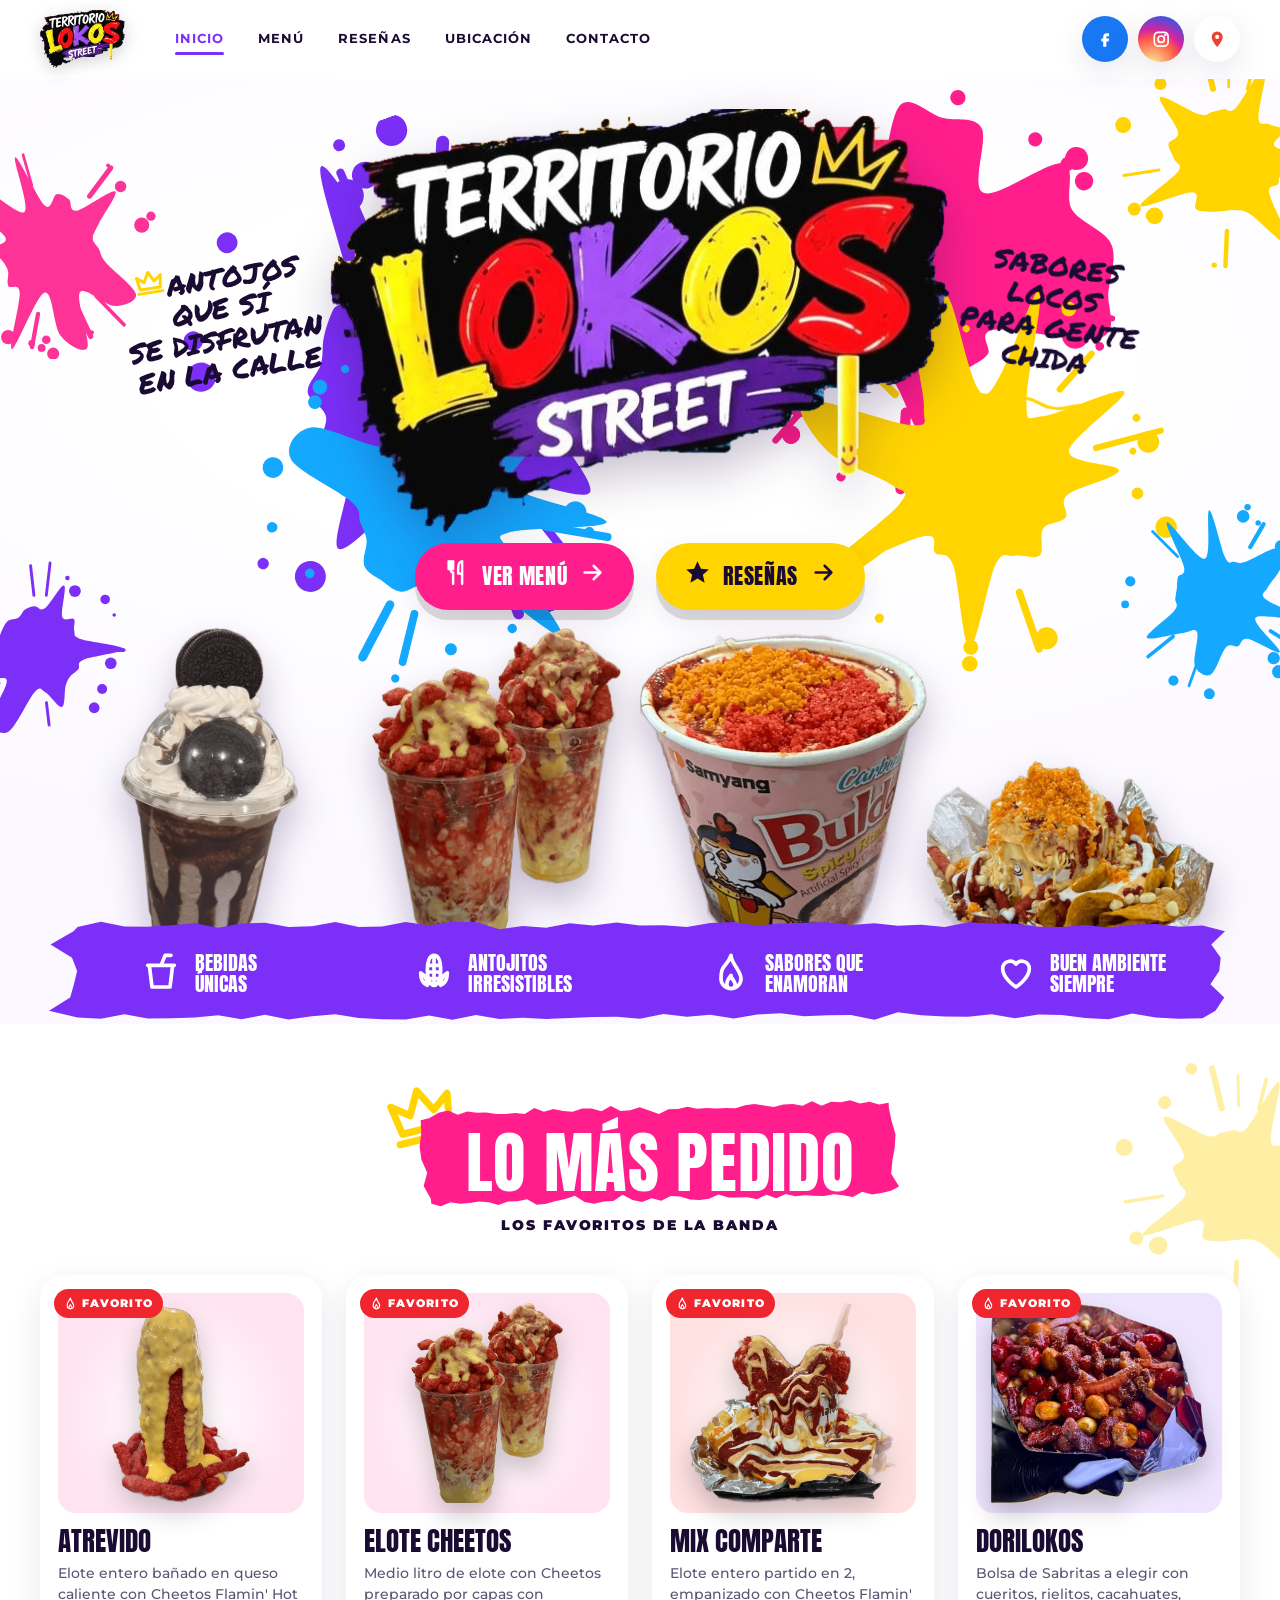
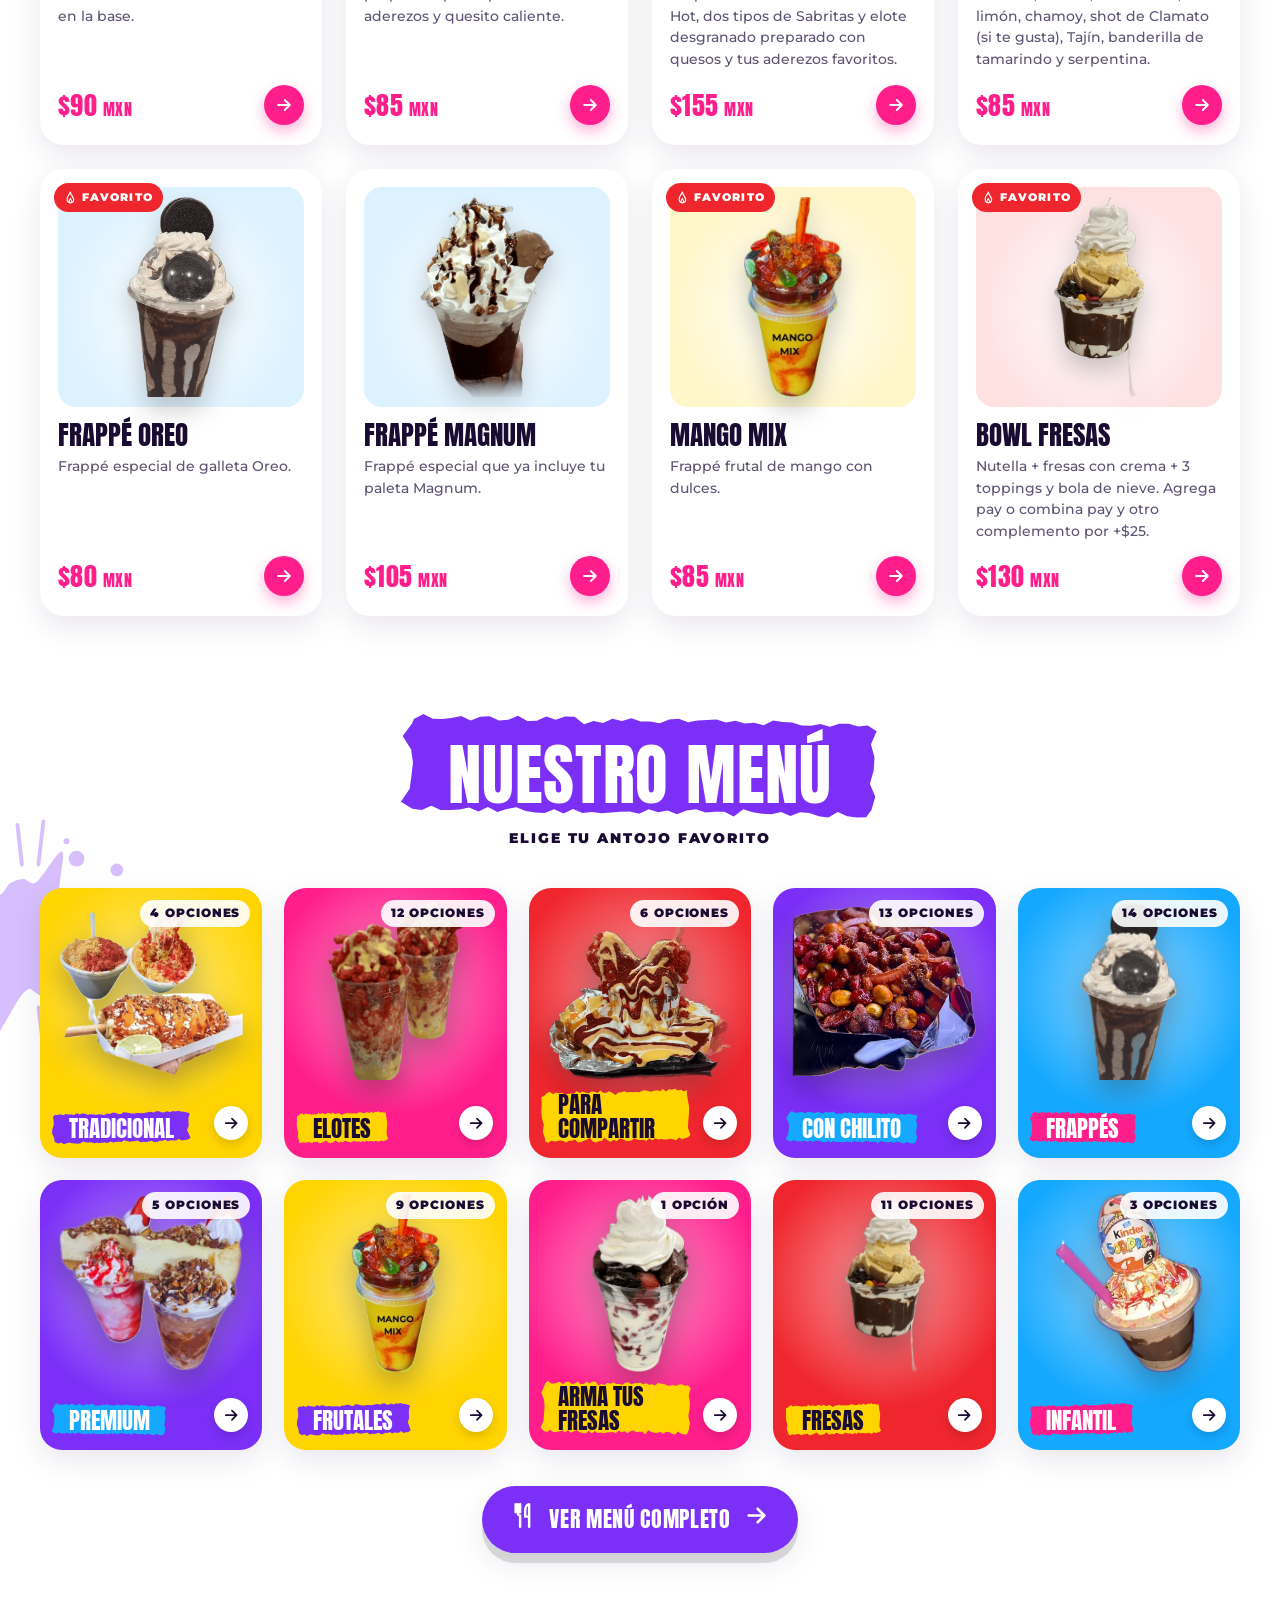
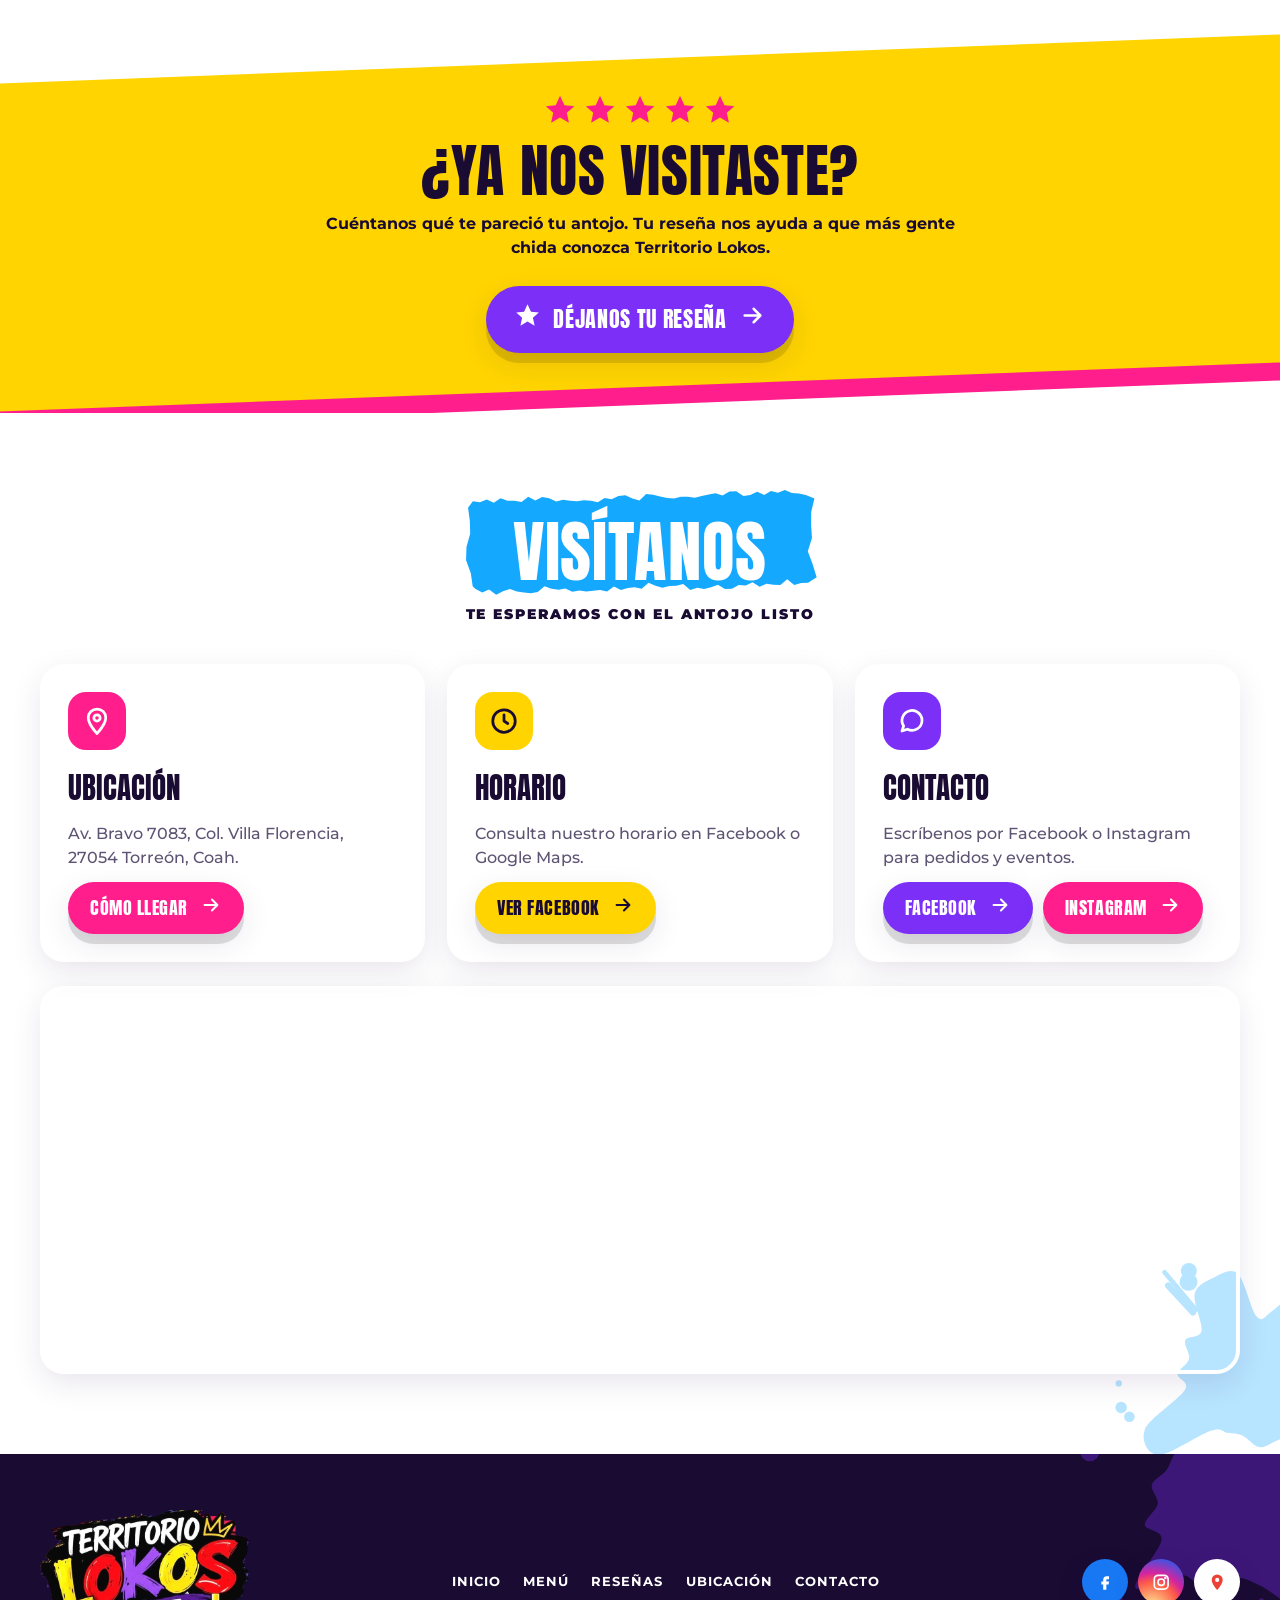
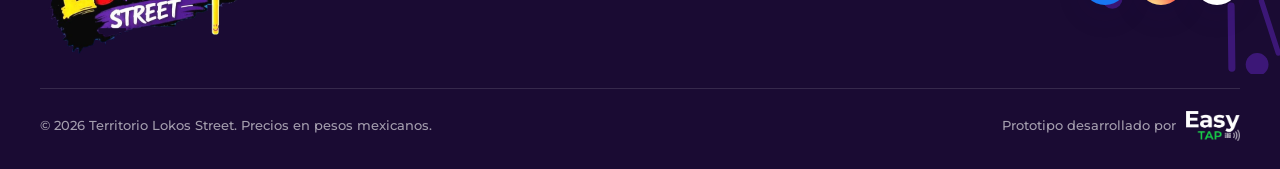
<file: index.html>
<!doctype html>
<html lang="es">
<head>
  <meta charset="utf-8">
  <meta name="viewport" content="width=device-width, initial-scale=1">
  <title>Territorio Lokos Street · Antojos que sí se disfrutan en la calle</title>
  <meta name="description" content="Elotes especiales, frappés, fresas con crema y antojos con chilito. Sabores locos para gente chida.">
  <meta name="theme-color" content="#7B2FF7">
  <link rel="icon" href="assets/img/favicon.png">
  <link rel="stylesheet" href="assets/css/styles.css">
</head>
<body>
  <header class="site-header">
    <div class="container nav">
      <a class="brand" href="index.html" aria-label="Territorio Lokos Street, inicio"><img src="assets/img/logo.webp" alt="Territorio Lokos Street"></a>
      <nav aria-label="Principal">
        <ul>
          <li><a href="index.html" aria-current="page">Inicio</a></li>
          <li><a href="menu.html">Menú</a></li>
          <li><a href="#resenas">Reseñas</a></li>
          <li><a href="#ubicacion">Ubicación</a></li>
          <li><a href="#contacto">Contacto</a></li>
        </ul>
      </nav>
      <div class="social">
        <a class="icon-btn fb" data-link="facebook" target="_blank" rel="noopener" aria-label="Facebook" data-icon="facebook"></a>
        <a class="icon-btn ig" data-link="instagram" target="_blank" rel="noopener" aria-label="Instagram" data-icon="instagram"></a>
        <a class="icon-btn" data-link="maps" target="_blank" rel="noopener" aria-label="Ver en Google Maps" data-icon="pin"></a>
      </div>
      <button class="menu-toggle" aria-label="Abrir menú" aria-expanded="false" data-icon="menu"></button>
    </div>
  </header>

  <main>
    <!-- HERO -->
    <section class="hero">
      <span class="splash splash-purple-1" aria-hidden="true" style="width:520px;left:calc(50% - 470px);top:40px;transform:rotate(-20deg)"></span>
      <span class="splash splash-pink-1" aria-hidden="true" style="width:430px;left:calc(50% + 60px);top:-10px;transform:rotate(30deg)"></span>
      <span class="splash splash-yellow-1" aria-hidden="true" style="width:400px;left:calc(50% + 140px);top:200px;transform:rotate(-45deg)"></span>
      <span class="splash splash-blue-1" aria-hidden="true" style="width:360px;left:calc(50% - 380px);top:250px;transform:rotate(60deg)"></span>
      <span class="splash splash-pink-2" aria-hidden="true" style="width:220px;left:-60px;top:60px;opacity:.9"></span>
      <span class="splash splash-yellow-2" aria-hidden="true" style="width:240px;right:-70px;top:-40px"></span>
      <span class="splash splash-blue-2" aria-hidden="true" style="width:200px;right:-40px;top:420px"></span>
      <span class="splash splash-purple-2" aria-hidden="true" style="width:180px;left:-50px;top:480px"></span>

      <div class="container hero-inner">
        <p class="hero-side left"><span class="crown" data-icon="crown"></span>Antojos<br>que sí<br>se disfrutan<br>en la calle</p>
        <div class="hero-logo"><img src="assets/img/logo.webp" alt="Territorio Lokos Street" width="624" height="427"></div>
        <p class="hero-side right">Sabores<br>locos<br>para gente<br>chida<span class="underline" data-icon="squiggle"></span></p>
      </div>
      <div class="hero-ctas">
        <a class="btn btn-pink" href="menu.html"><span data-icon="utensils"></span>Ver menú<span data-icon="arrow"></span></a>
        <a class="btn btn-yellow" href="#resenas"><span data-icon="star"></span>Reseñas<span data-icon="arrow"></span></a>
      </div>
      <div class="container hero-products" aria-hidden="true">
        <img src="assets/img/products/frappe-oreo.webp" alt="">
        <img src="assets/img/products/elote-cheetos.webp" alt="">
        <img src="assets/img/products/ramen.webp" alt="">
        <img src="assets/img/products/charola-mix.webp" alt="">
      </div>
      <div class="container features">
        <div class="band">
          <ul>
            <li><span data-icon="cup"></span>Bebidas<br>únicas</li>
            <li><span data-icon="corn"></span>Antojitos<br>irresistibles</li>
            <li><span data-icon="flame"></span>Sabores que<br>enamoran</li>
            <li><span data-icon="heart"></span>Buen ambiente<br>siempre</li>
          </ul>
        </div>
      </div>
    </section>

    <!-- FAVORITOS -->
    <section class="section">
      <span class="splash splash-yellow-2" aria-hidden="true" style="width:260px;right:-90px;top:30px;opacity:.35"></span>
      <div class="container">
        <div class="section-head reveal">
          <h2 class="display"><span class="crown-doodle" data-icon="crown"></span><span class="brush c-pink">Lo más pedido</span></h2>
          <p>Los favoritos de la banda</p>
        </div>
        <div class="featured" id="featured"></div>
      </div>
    </section>

    <!-- CATEGORÍAS -->
    <section class="section" style="padding-top:20px">
      <span class="splash splash-purple-2" aria-hidden="true" style="width:240px;left:-90px;top:120px;opacity:.3"></span>
      <div class="container">
        <div class="section-head reveal">
          <h2 class="display"><span class="brush c-purple b2">Nuestro menú</span></h2>
          <p>Elige tu antojo favorito</p>
        </div>
        <div class="cat-grid" id="cats"></div>
        <div style="text-align:center;margin-top:36px"><a class="btn btn-purple" href="menu.html"><span data-icon="utensils"></span>Ver menú completo<span data-icon="arrow"></span></a></div>
      </div>
    </section>

    <!-- RESEÑAS -->
    <section class="cta-band" id="resenas">
      <div class="container reveal">
        <div class="stars"><span data-icon="star"></span><span data-icon="star"></span><span data-icon="star"></span><span data-icon="star"></span><span data-icon="star"></span></div>
        <h2 class="display">¿Ya nos visitaste?</h2>
        <p>Cuéntanos qué te pareció tu antojo. Tu reseña nos ayuda a que más gente chida conozca Territorio Lokos.</p>
        <a class="btn btn-purple" data-link="maps" target="_blank" rel="noopener"><span data-icon="star"></span>Déjanos tu reseña<span data-icon="arrow"></span></a>
      </div>
    </section>

    <!-- UBICACIÓN Y CONTACTO -->
    <section class="section" id="ubicacion">
      <span class="splash splash-blue-1" aria-hidden="true" style="width:280px;right:-110px;bottom:-60px;opacity:.3"></span>
      <div class="container">
        <div class="section-head reveal">
          <h2 class="display"><span class="brush c-blue b3">Visítanos</span></h2>
          <p>Te esperamos con el antojo listo</p>
        </div>
        <div class="info-grid" id="contacto">
          <div class="info-card c-pink reveal">
            <div class="ic" data-icon="pinLine"></div>
            <h3>Ubicación</h3>
            <p id="cfg-direccion">Encuéntranos en Google Maps y llega directo a tu antojo.</p>
            <a class="btn btn-pink" data-link="maps" target="_blank" rel="noopener">Cómo llegar<span data-icon="arrow"></span></a>
          </div>
          <div class="info-card c-yellow reveal">
            <div class="ic" data-icon="clock" style="color:var(--ink)"></div>
            <h3>Horario</h3>
            <p id="cfg-horario">Consulta nuestro horario en Facebook o Google Maps.</p>
            <a class="btn btn-yellow" data-link="facebook" target="_blank" rel="noopener">Ver Facebook<span data-icon="arrow"></span></a>
          </div>
          <div class="info-card c-purple reveal">
            <div class="ic" data-icon="chat"></div>
            <h3>Contacto</h3>
            <p id="cfg-contacto">Escríbenos por Facebook o Instagram para pedidos y eventos.</p>
            <div style="display:flex;gap:10px;flex-wrap:wrap;margin-top:auto"><a class="btn btn-purple" id="cfg-contacto-btn" data-link="facebook" target="_blank" rel="noopener" style="margin-top:0">Facebook<span data-icon="arrow"></span></a><a class="btn btn-pink" data-link="instagram" target="_blank" rel="noopener" style="margin-top:0">Instagram<span data-icon="arrow"></span></a></div>
          </div>
        </div>
        <div class="map-wrap reveal" id="mapa" hidden><iframe title="Mapa de Territorio Lokos Street" loading="lazy" referrerpolicy="no-referrer-when-downgrade" allowfullscreen></iframe></div>
      </div>
    </section>
  </main>

  <footer class="site-footer">
    <span class="splash splash-purple-1" aria-hidden="true" style="width:340px;right:-120px;top:-120px;opacity:.35"></span>
    <div class="container">
      <div class="cols">
        <img class="logo" src="assets/img/logo.webp" alt="Territorio Lokos Street">
        <nav aria-label="Pie de página"><a href="index.html">Inicio</a><a href="menu.html">Menú</a><a href="#resenas">Reseñas</a><a href="#ubicacion">Ubicación</a><a href="#contacto">Contacto</a></nav>
        <div class="social" style="display:flex;gap:10px">
          <a class="icon-btn fb" data-link="facebook" target="_blank" rel="noopener" aria-label="Facebook" data-icon="facebook"></a>
          <a class="icon-btn ig" data-link="instagram" target="_blank" rel="noopener" aria-label="Instagram" data-icon="instagram"></a>
          <a class="icon-btn" data-link="maps" target="_blank" rel="noopener" aria-label="Google Maps" data-icon="pin"></a>
        </div>
      </div>
      <div class="legal">
        <span>© <span id="year"></span> Territorio Lokos Street. Precios en pesos mexicanos.</span>
        <span class="easytap">Prototipo desarrollado por <img src="assets/img/easytap-light.webp" alt="Easy Tap"></span>
      </div>
    </div>
  </footer>

  <script src="assets/js/data.js"></script>
  <script src="assets/js/site.js"></script>
  <script>
    (function () {
      const L = window.LOKOS, M = window.LOKOS_MENU, cfg = window.LOKOS_CONFIG || {};
      const all = M.flatMap(c => c.items.map(i => ({ ...i, cat: c })));
      const pick = ['atrevido', 'elote-cheetos', 'mix-comparte', 'dorilokos', 'frappe-oreo', 'frappe-magnum', 'mango-mix', 'bowl-fresas'];
      document.getElementById('featured').innerHTML = pick.map(id => all.find(i => i.id === id)).map(i => `
        <a class="feat c-${i.cat.color} reveal" href="menu.html#${i.cat.id}">
          ${i.hot ? `<span class="tag-hot">${L.ICONS.flame} Favorito</span>` : ''}
          <div class="ph"><img src="${L.img(i.id)}" alt="${L.esc(i.name)}" loading="lazy"></div>
          <h3>${L.esc(i.name)}</h3>
          <p>${L.esc(i.desc)}</p>
          <div class="row">${L.priceHTML(i.price ?? i.options[0].price)}<span class="go add" aria-hidden="true">${L.ICONS.arrow}</span></div>
        </a>`).join('');
      document.getElementById('cats').innerHTML = M.map(c => L.categoryCard(c, `menu.html#${c.id}`)).join('');
      document.getElementById('year').textContent = new Date().getFullYear();
      if (cfg.direccion) {
        document.getElementById('cfg-direccion').textContent = cfg.direccion;
        const map = document.getElementById('mapa'); map.hidden = false;
        map.querySelector('iframe').src = 'https://maps.google.com/maps?q=' + encodeURIComponent(cfg.direccion) + '&z=16&output=embed';
      }
      if (cfg.horario) document.getElementById('cfg-horario').textContent = cfg.horario;
      if (cfg.whatsapp) {
        document.getElementById('cfg-contacto').textContent = 'Escríbenos por WhatsApp' + (cfg.telefono ? ' al ' + cfg.telefono : '') + ' para pedidos y eventos.';
        const b = document.getElementById('cfg-contacto-btn'); b.removeAttribute('data-link'); b.href = 'https://wa.me/' + cfg.whatsapp;
      } else if (cfg.telefono) document.getElementById('cfg-contacto').textContent = 'Llámanos al ' + cfg.telefono + ' para pedidos y eventos.';
    })();
  </script>
</body>
</html>
</file>
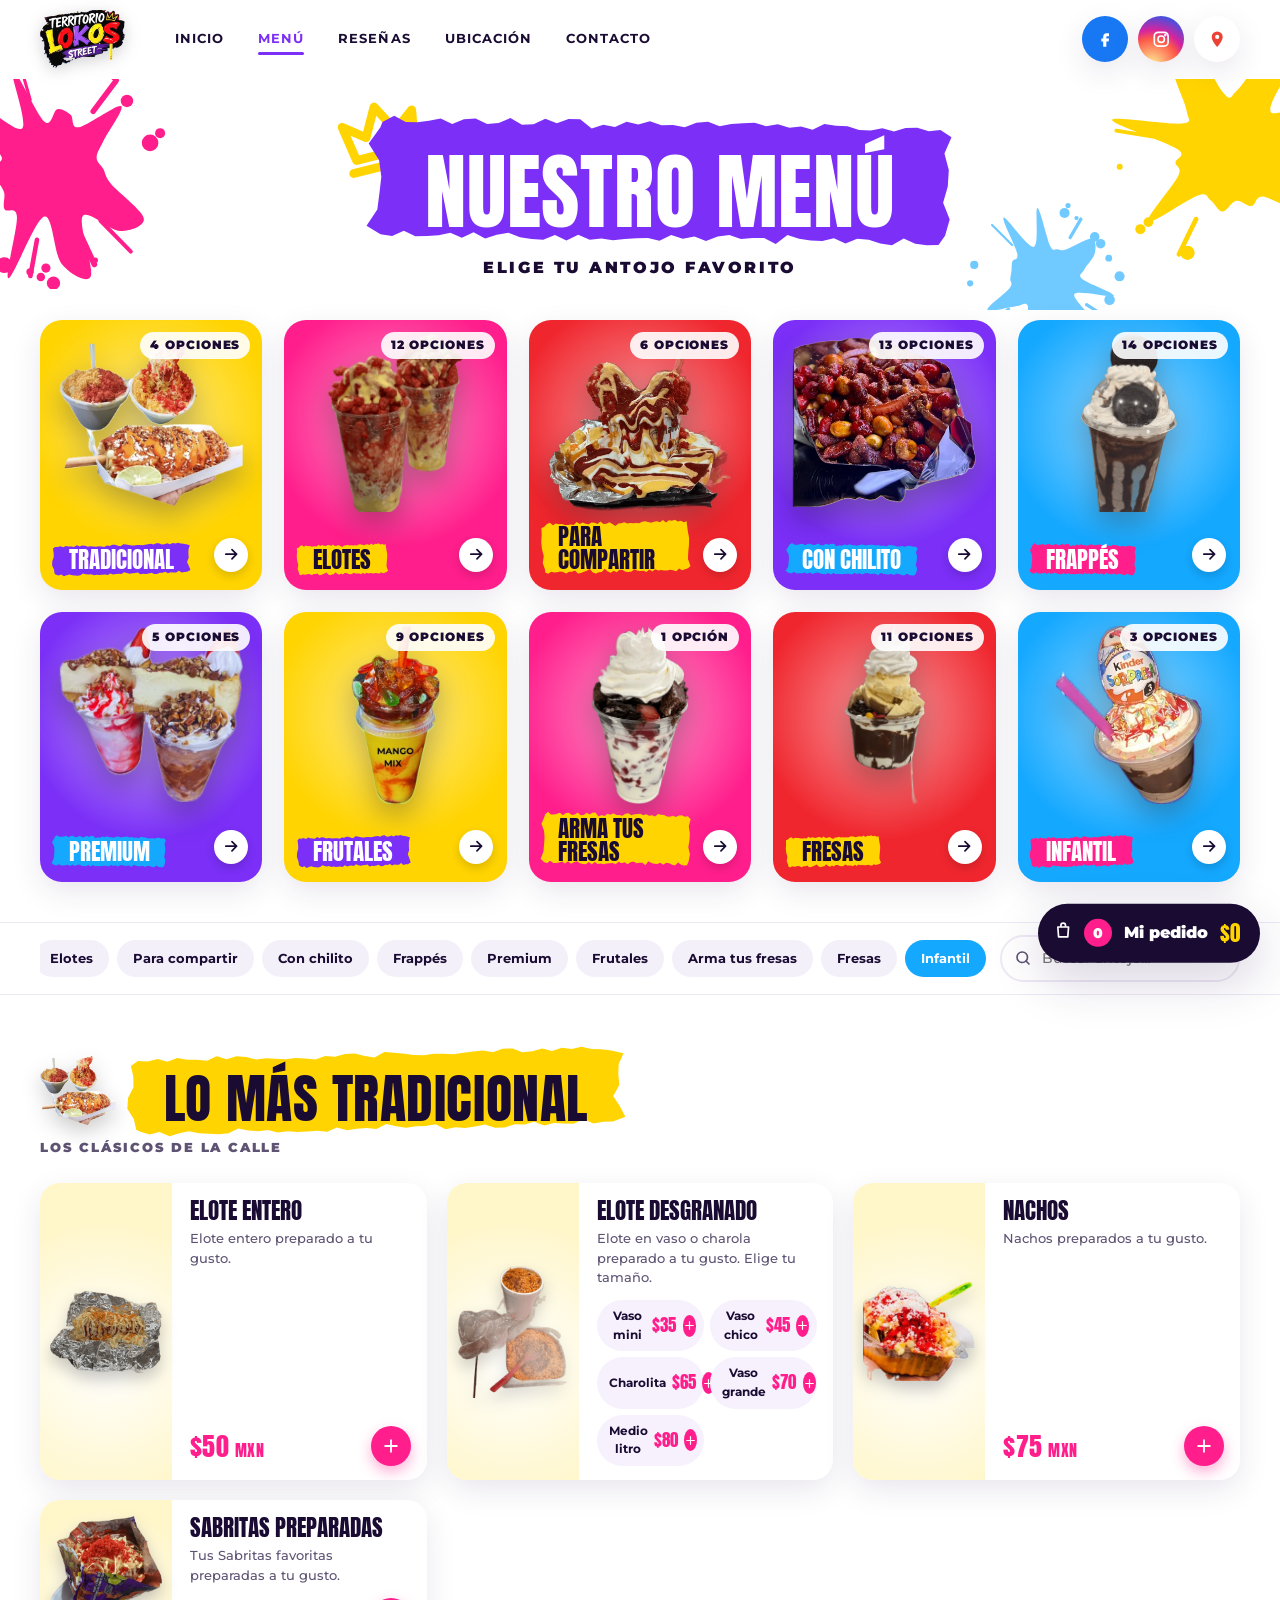
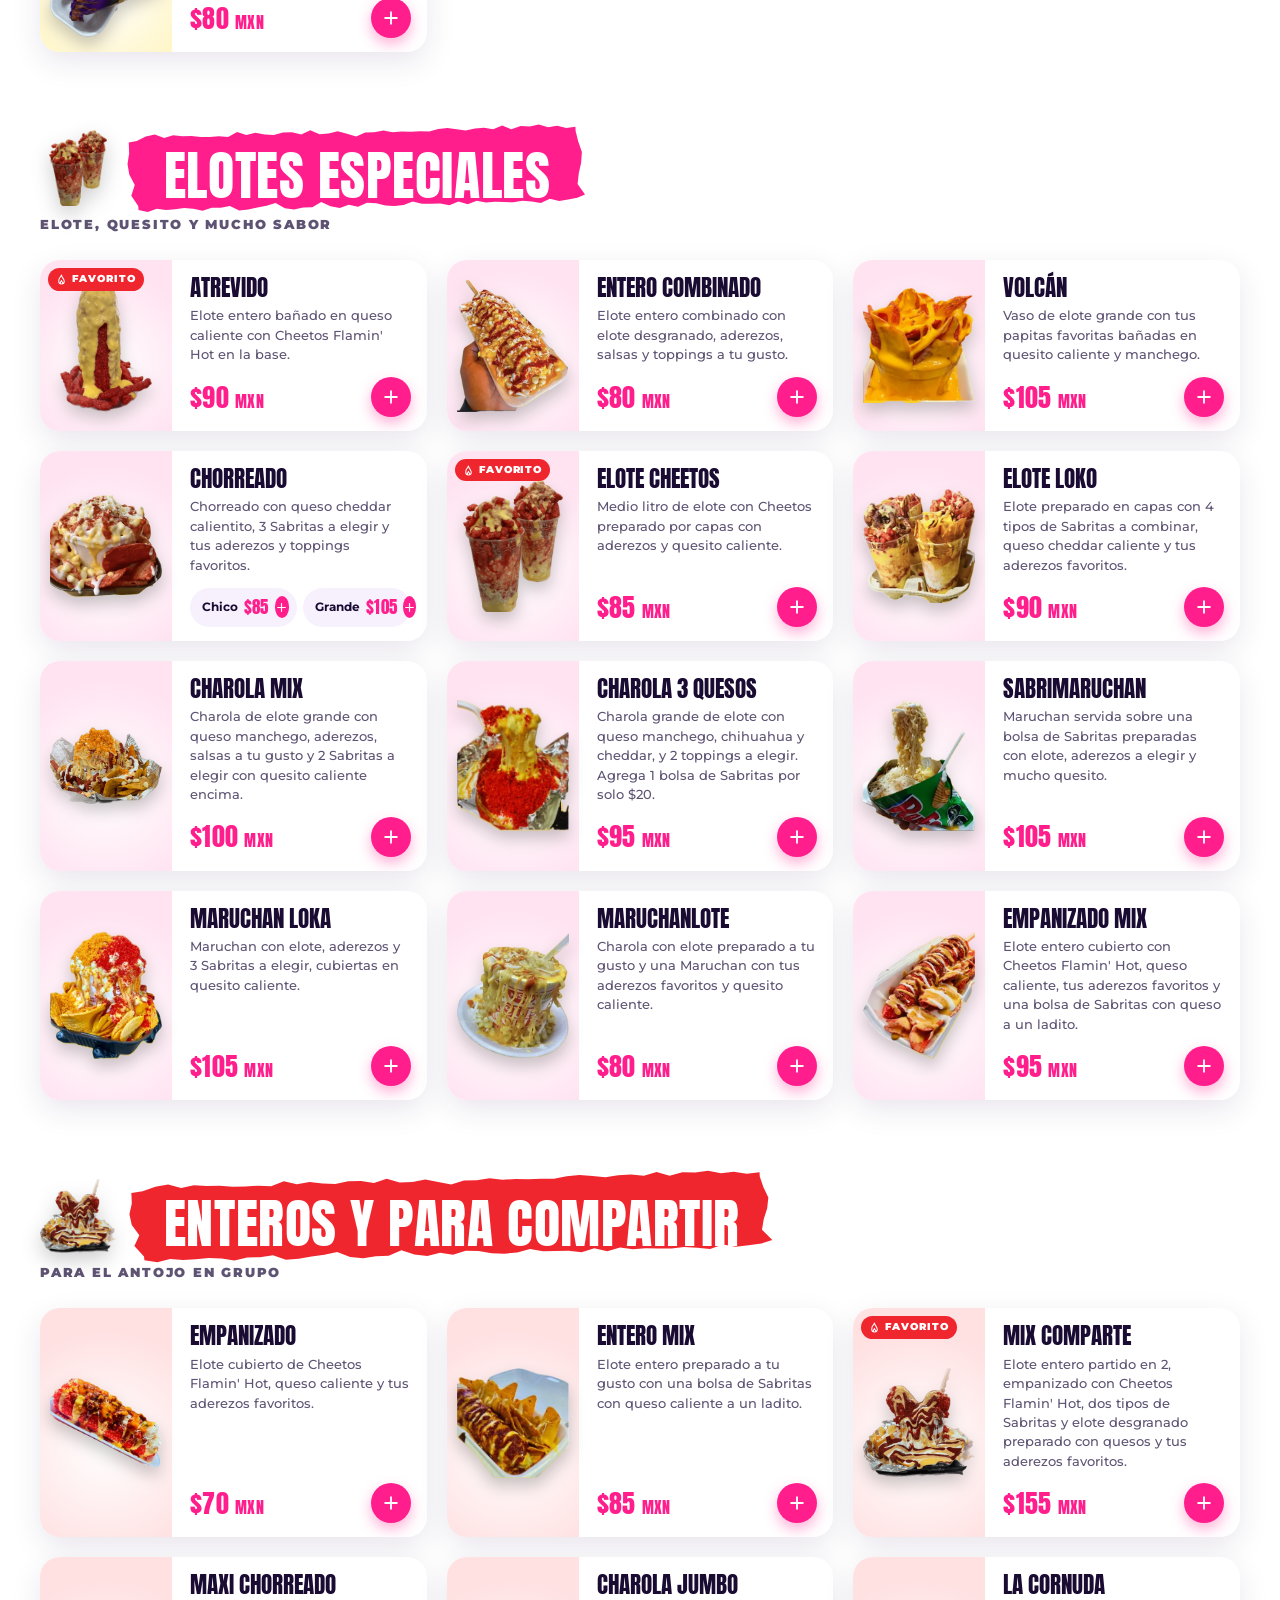
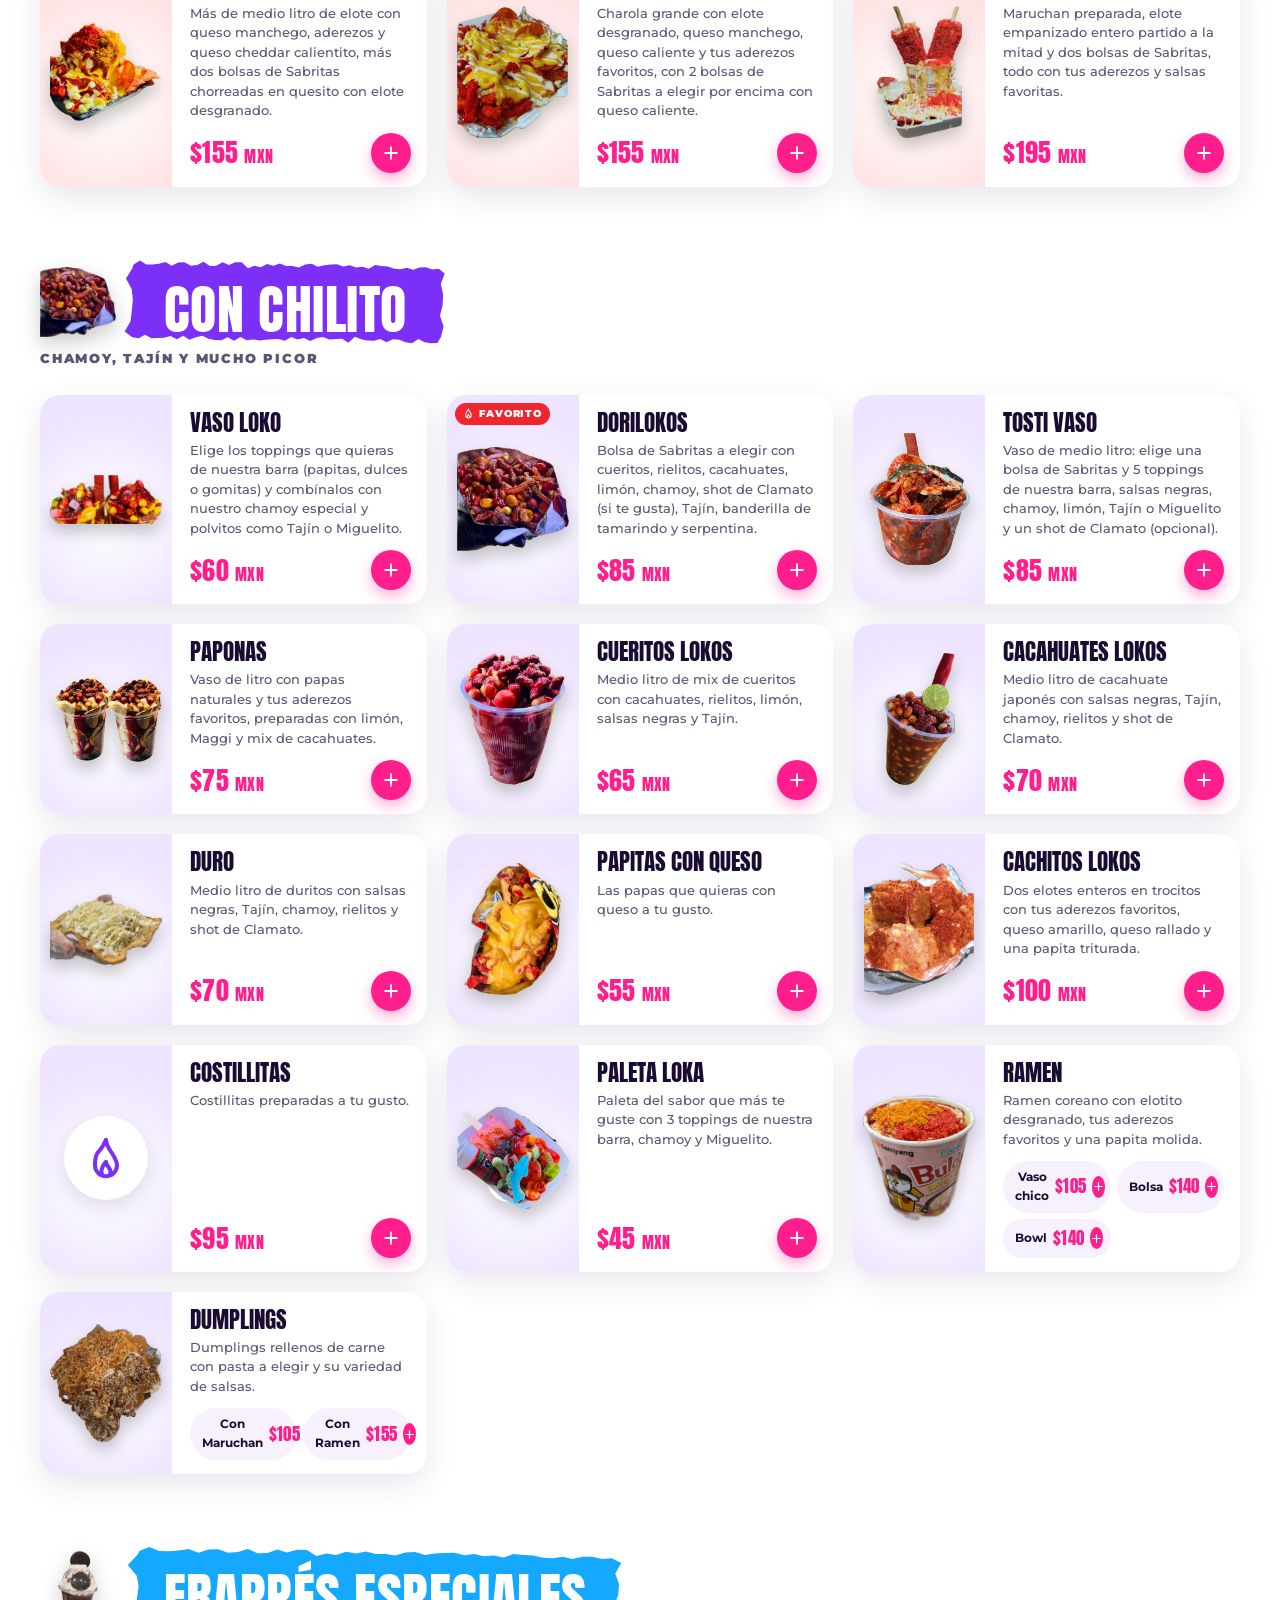
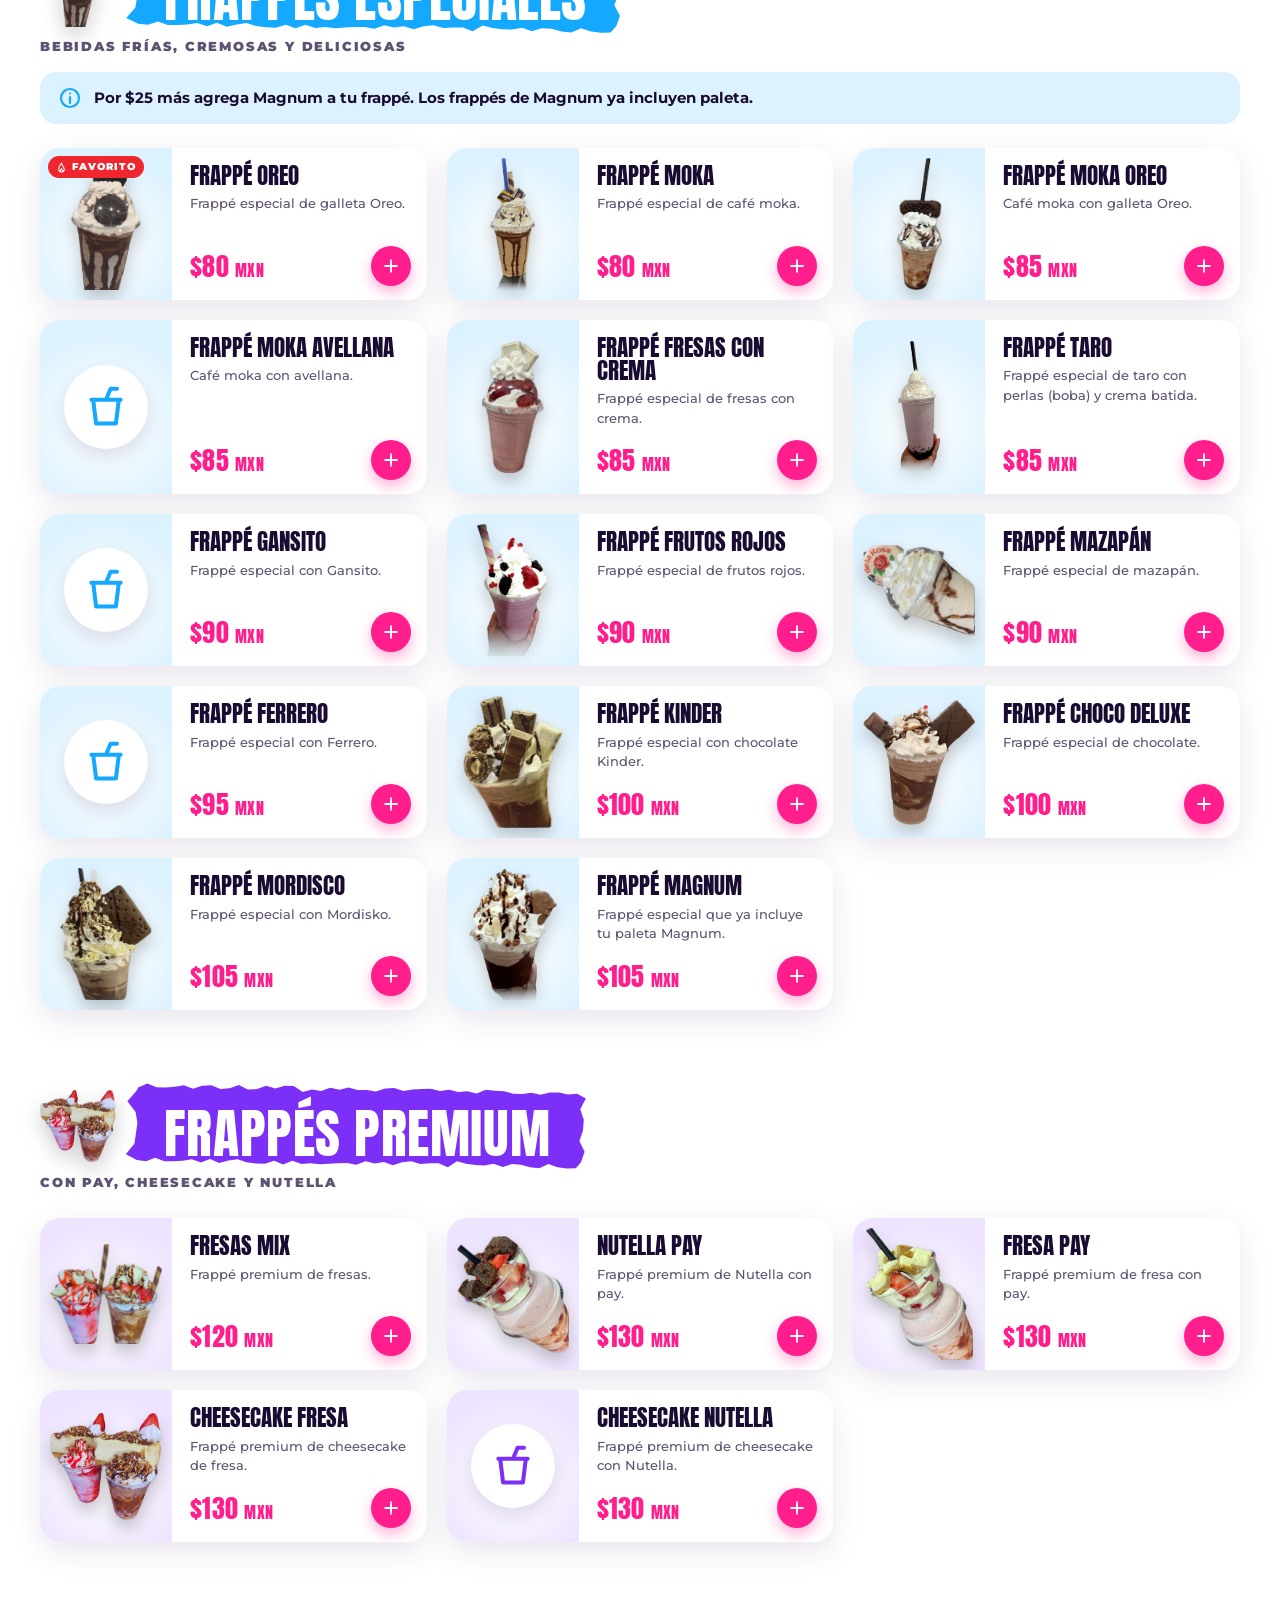
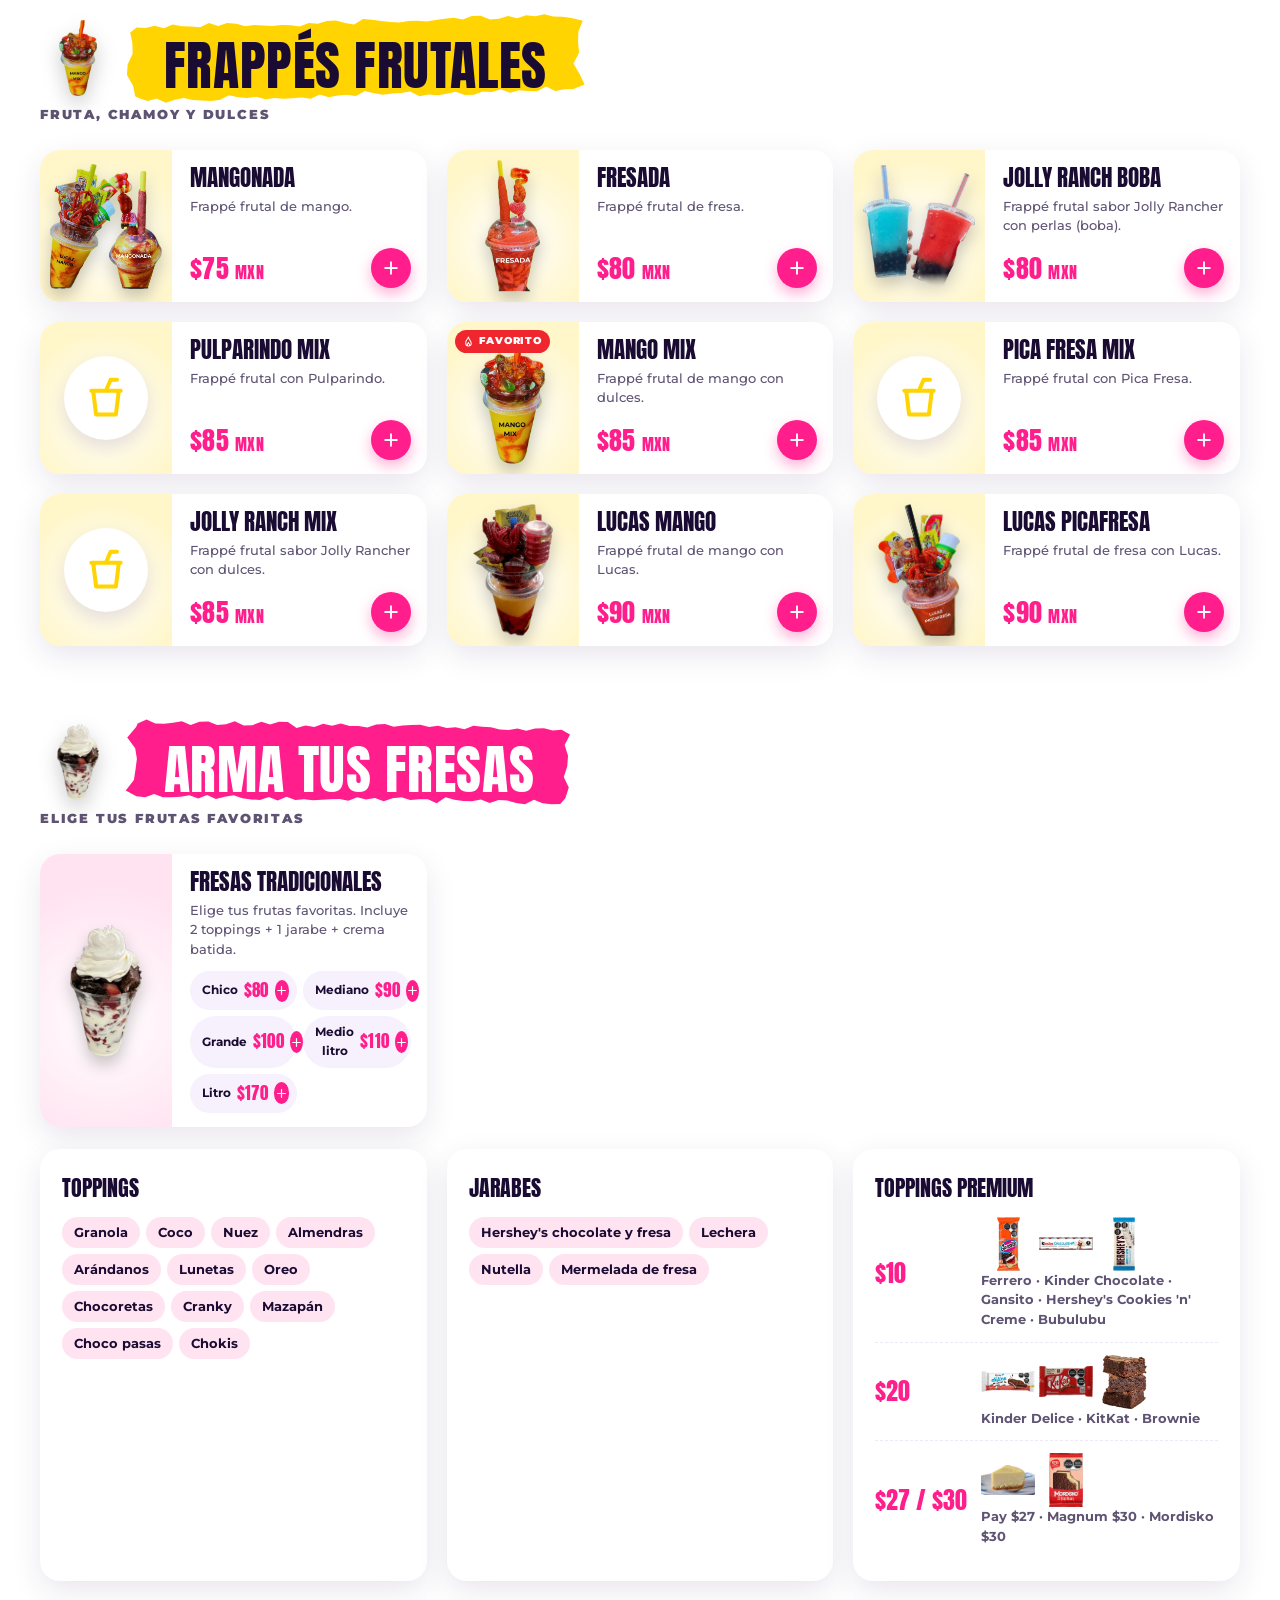
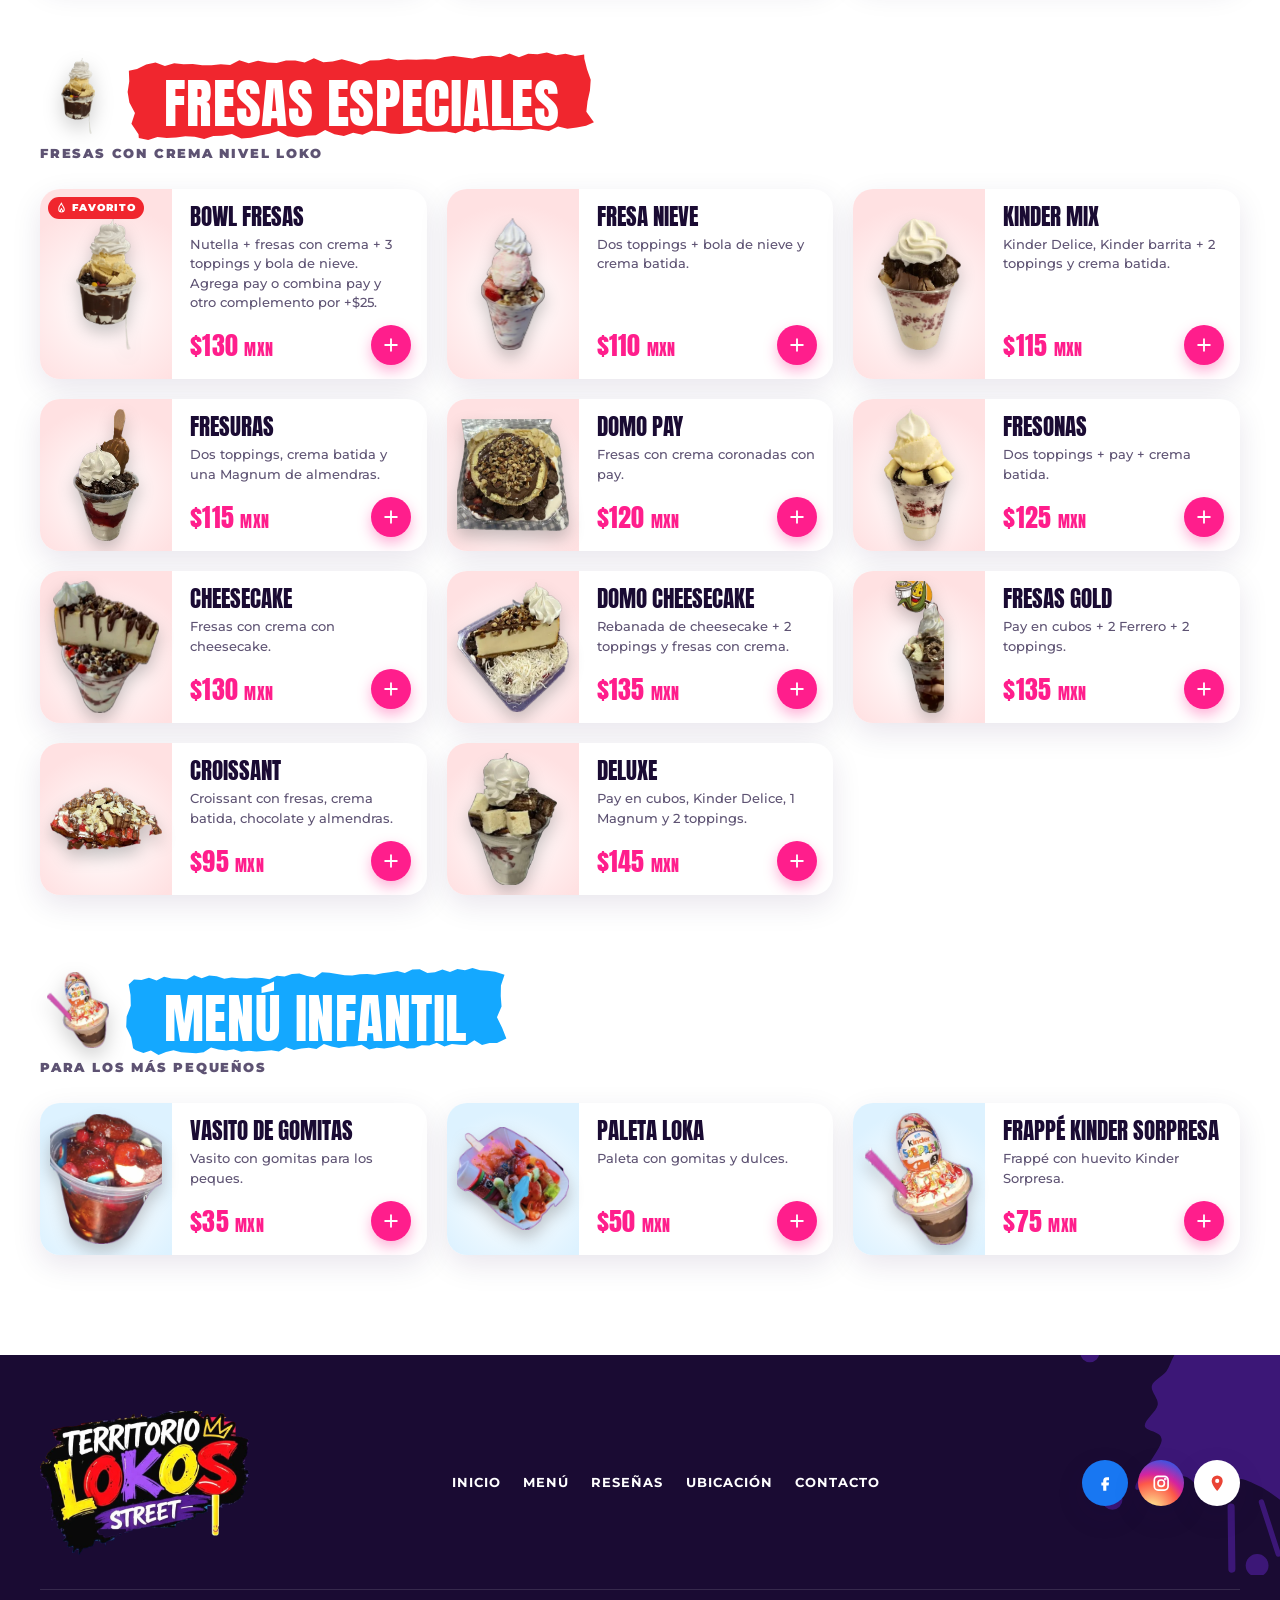
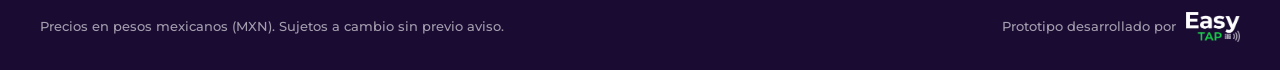
<file: menu.html>
<!doctype html>
<html lang="es">
<head>
  <meta charset="utf-8">
  <meta name="viewport" content="width=device-width, initial-scale=1">
  <title>Menú · Territorio Lokos Street</title>
  <meta name="description" content="Menú completo de Territorio Lokos Street: elotes especiales, antojos con chilito, frappés, fresas con crema y más.">
  <meta name="theme-color" content="#7B2FF7">
  <link rel="icon" href="assets/img/favicon.png">
  <link rel="stylesheet" href="assets/css/styles.css">
</head>
<body>
  <header class="site-header">
    <div class="container nav">
      <a class="brand" href="index.html" aria-label="Territorio Lokos Street, inicio"><img src="assets/img/logo.webp" alt="Territorio Lokos Street"></a>
      <nav aria-label="Principal">
        <ul>
          <li><a href="index.html">Inicio</a></li>
          <li><a href="menu.html" aria-current="page">Menú</a></li>
          <li><a href="index.html#resenas">Reseñas</a></li>
          <li><a href="index.html#ubicacion">Ubicación</a></li>
          <li><a href="index.html#contacto">Contacto</a></li>
        </ul>
      </nav>
      <div class="social">
        <a class="icon-btn fb" data-link="facebook" target="_blank" rel="noopener" aria-label="Facebook" data-icon="facebook"></a>
        <a class="icon-btn ig" data-link="instagram" target="_blank" rel="noopener" aria-label="Instagram" data-icon="instagram"></a>
        <a class="icon-btn" data-link="maps" target="_blank" rel="noopener" aria-label="Ver en Google Maps" data-icon="pin"></a>
      </div>
      <button class="menu-toggle" aria-label="Abrir menú" aria-expanded="false" data-icon="menu"></button>
    </div>
  </header>

  <main>
    <section class="menu-hero">
      <span class="splash splash-pink-2" aria-hidden="true" style="width:240px;left:-70px;top:-30px"></span>
      <span class="splash splash-yellow-1" aria-hidden="true" style="width:260px;right:-80px;top:-60px"></span>
      <span class="splash splash-blue-2" aria-hidden="true" style="width:160px;right:12%;top:120px;opacity:.6"></span>
      <div class="container">
        <h1 class="display"><span class="crown-doodle" data-icon="crown"></span><span class="brush c-purple b2">Nuestro menú</span></h1>
        <p>Elige tu antojo favorito</p>
      </div>
    </section>

    <section class="menu-cats">
      <div class="container"><div class="cat-grid" id="cats"></div></div>
    </section>

    <div class="chips-bar">
      <div class="container">
        <div class="chips" id="chips" role="tablist" aria-label="Categorías"></div>
        <label class="search"><span class="sr-only">Buscar en el menú</span><span data-icon="search"></span><input id="q" type="search" placeholder="Buscar antojo…" autocomplete="off"></label>
      </div>
    </div>

    <div class="container" id="sections"></div>
    <p class="empty-search container" id="empty">No encontramos ese antojo. Prueba con otra palabra.</p>
    <div style="height:80px"></div>
  </main>

  <footer class="site-footer">
    <span class="splash splash-purple-1" aria-hidden="true" style="width:340px;right:-120px;top:-120px;opacity:.35"></span>
    <div class="container">
      <div class="cols">
        <img class="logo" src="assets/img/logo.webp" alt="Territorio Lokos Street">
        <nav aria-label="Pie de página"><a href="index.html">Inicio</a><a href="menu.html">Menú</a><a href="index.html#resenas">Reseñas</a><a href="index.html#ubicacion">Ubicación</a><a href="index.html#contacto">Contacto</a></nav>
        <div class="social" style="display:flex;gap:10px">
          <a class="icon-btn fb" data-link="facebook" target="_blank" rel="noopener" aria-label="Facebook" data-icon="facebook"></a>
          <a class="icon-btn ig" data-link="instagram" target="_blank" rel="noopener" aria-label="Instagram" data-icon="instagram"></a>
          <a class="icon-btn" data-link="maps" target="_blank" rel="noopener" aria-label="Google Maps" data-icon="pin"></a>
        </div>
      </div>
      <div class="legal">
        <span>Precios en pesos mexicanos (MXN). Sujetos a cambio sin previo aviso.</span>
        <span class="easytap">Prototipo desarrollado por <img src="assets/img/easytap-light.webp" alt="Easy Tap"></span>
      </div>
    </div>
  </footer>

  <!-- Mi pedido -->
  <button class="cart-fab" id="fab" aria-label="Ver mi pedido"><span data-icon="bag"></span><span class="n" id="fab-n">0</span><span>Mi pedido</span><span class="t" id="fab-t">$0</span></button>
  <div class="drawer-bg" id="bg"></div>
  <aside class="drawer" id="drawer" aria-label="Mi pedido" aria-hidden="true">
    <header><h3>Mi pedido</h3><button class="icon-btn" id="close" aria-label="Cerrar" data-icon="close"></button></header>
    <div class="lines" id="lines"></div>
    <footer>
      <div class="total"><span>Total</span><b id="total">$0</b></div>
      <p class="hint">Muestra esta lista al hacer tu pedido en caja. Los precios están en MXN.</p>
      <button class="link-btn" id="clear">Vaciar pedido</button>
    </footer>
  </aside>

  <script src="assets/js/data.js"></script>
  <script src="assets/js/site.js"></script>
  <script src="assets/js/menu.js"></script>
</body>
</html>
</file>
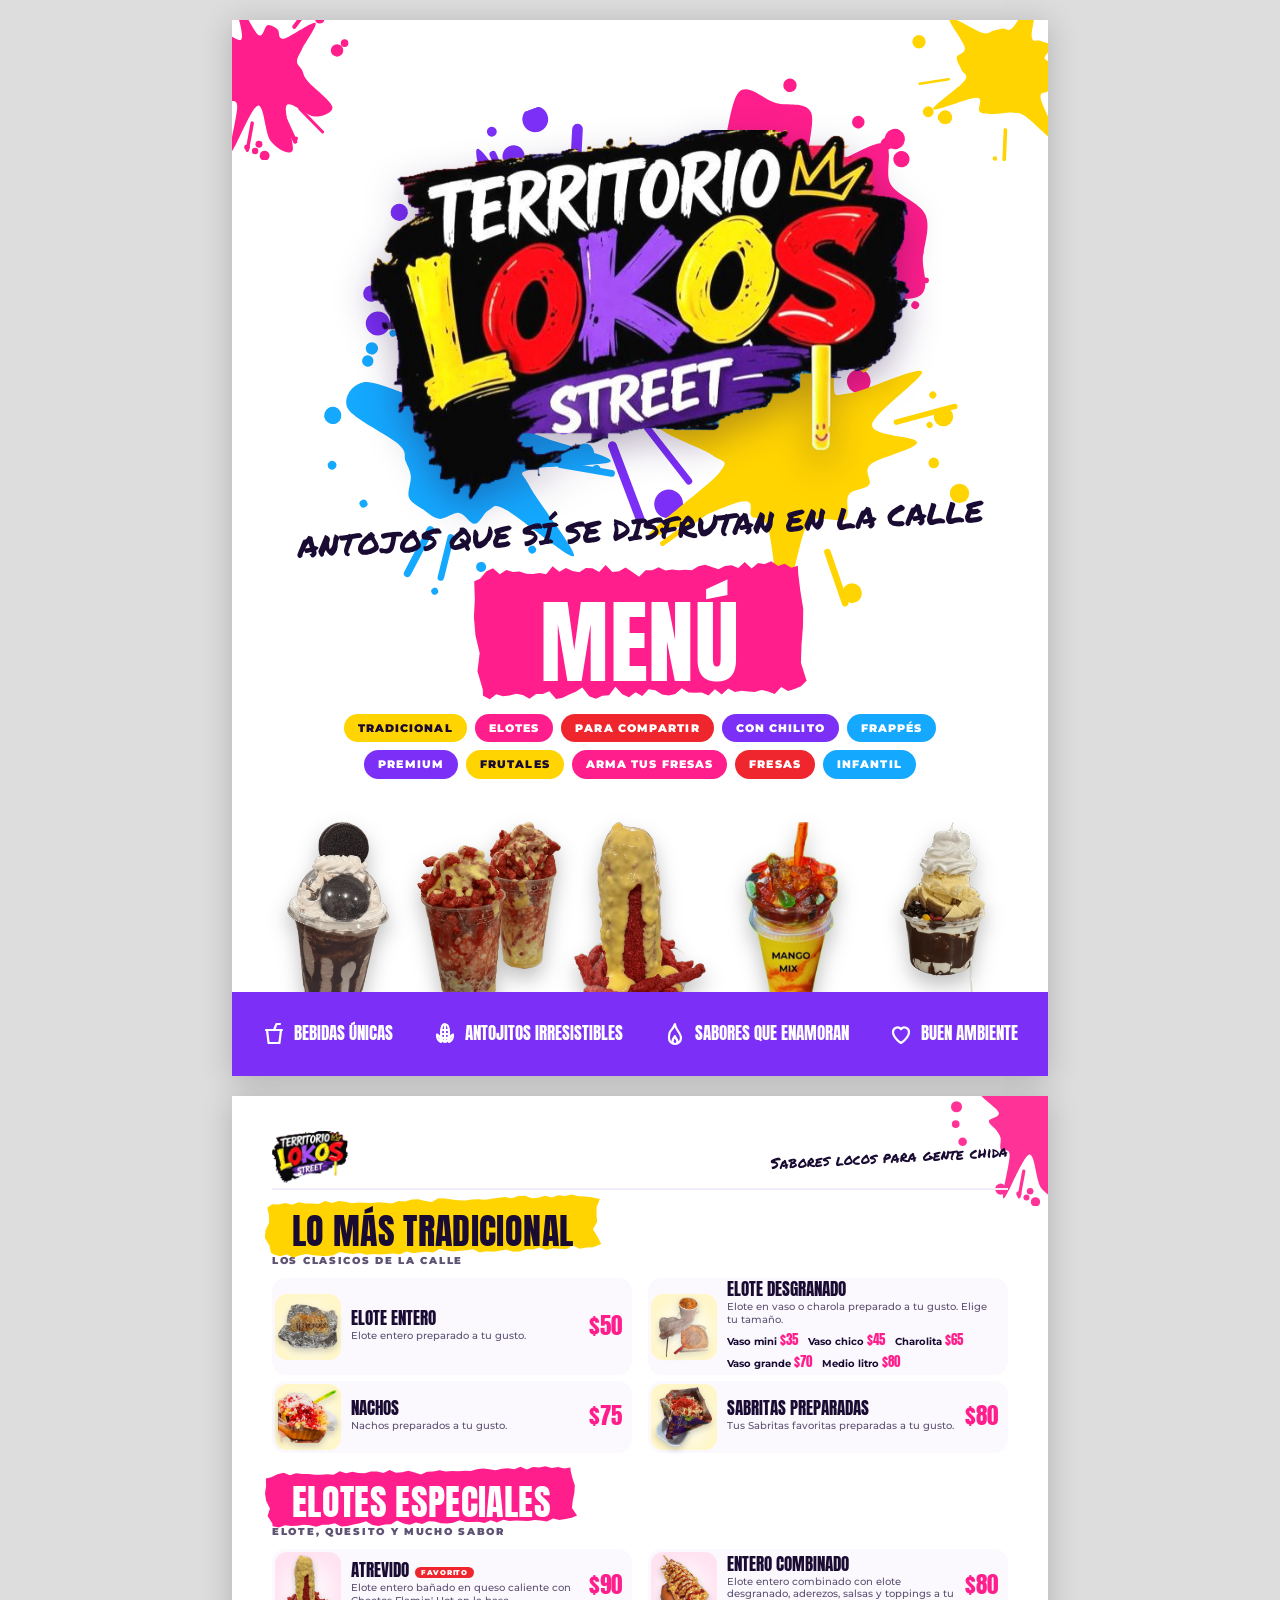
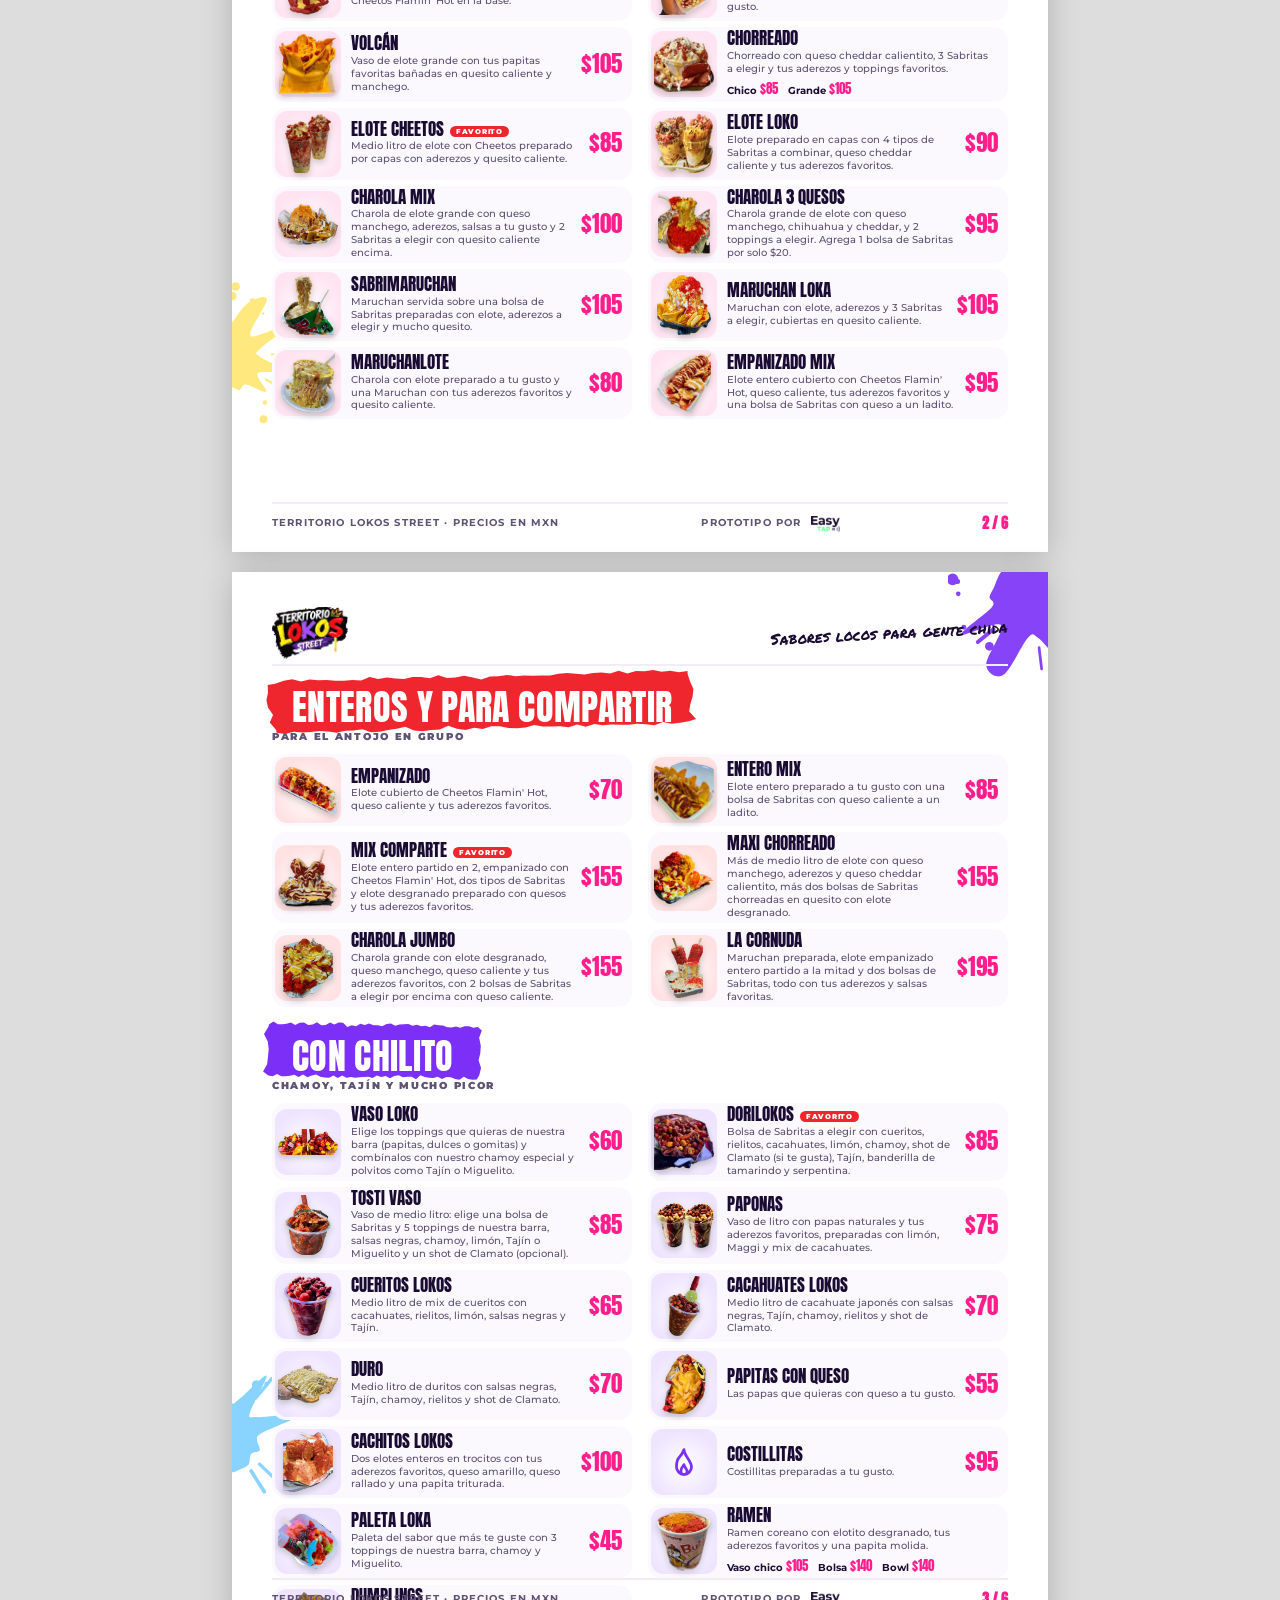
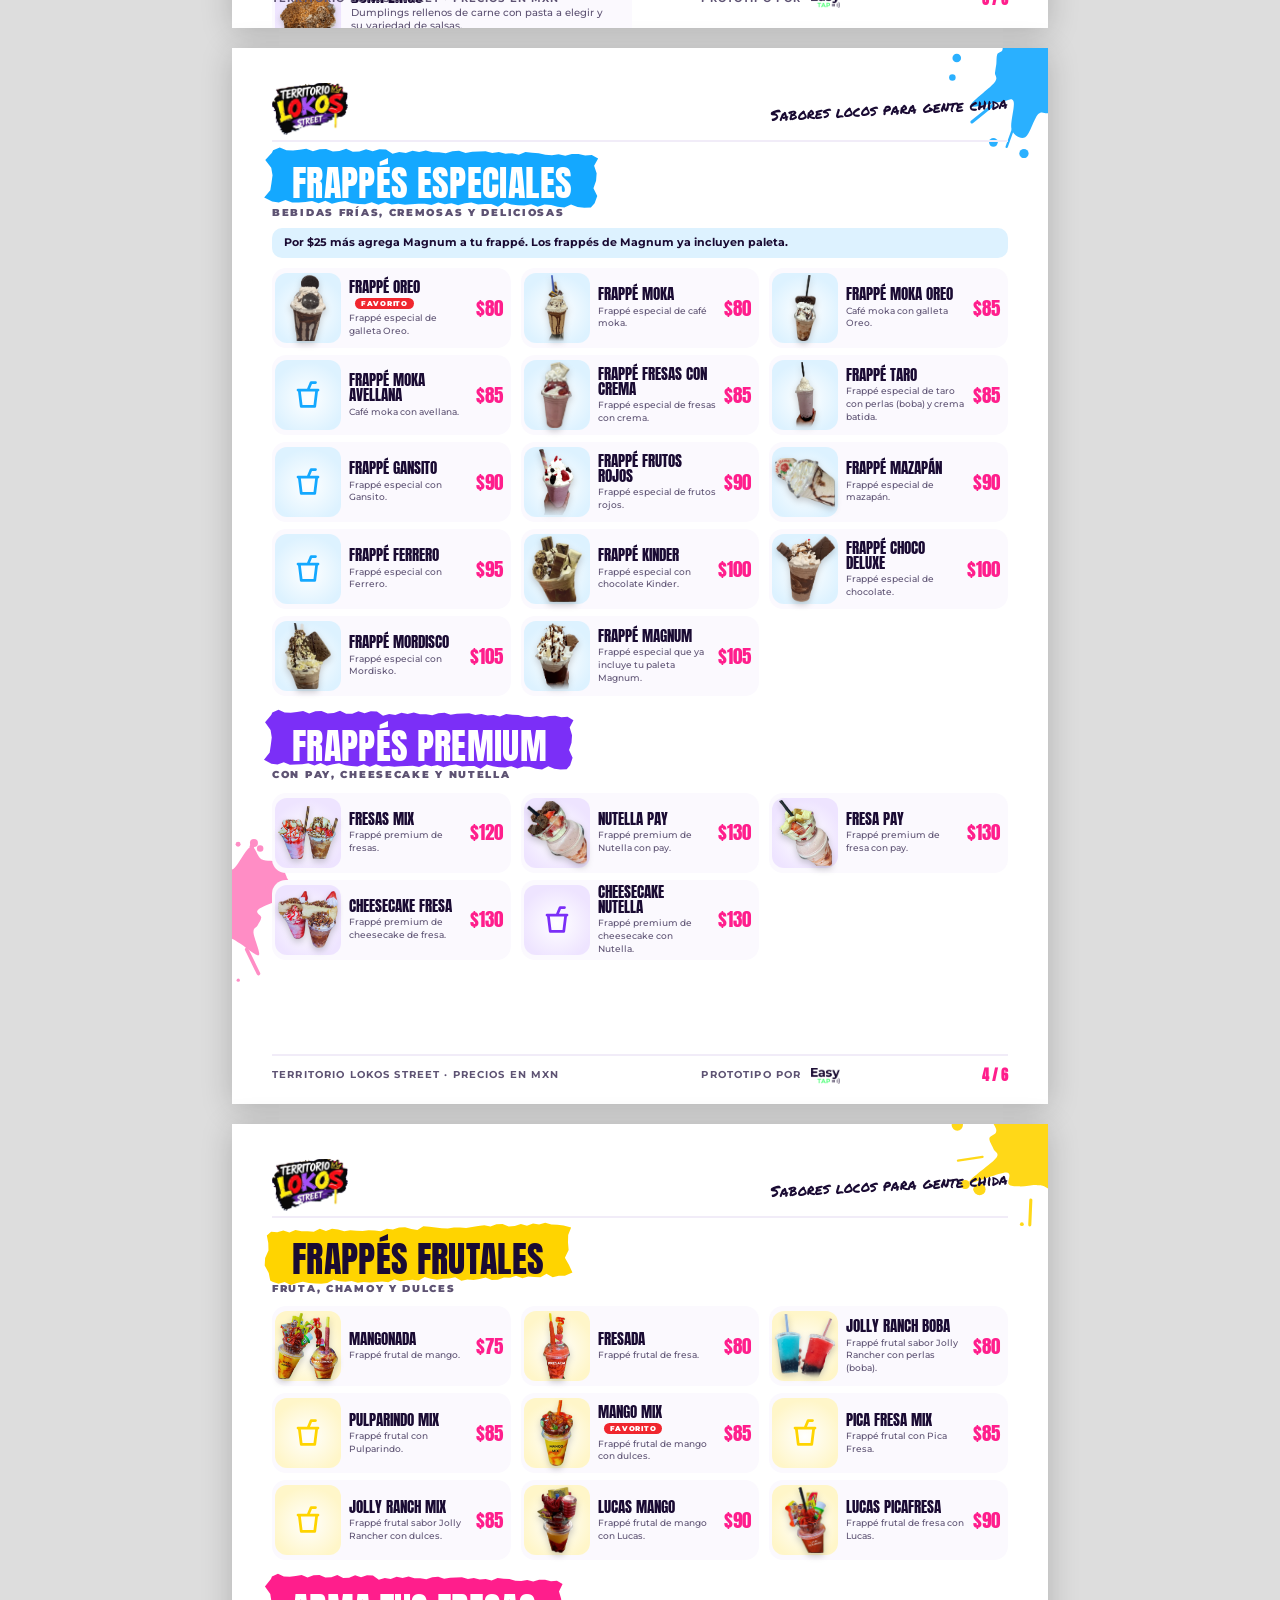
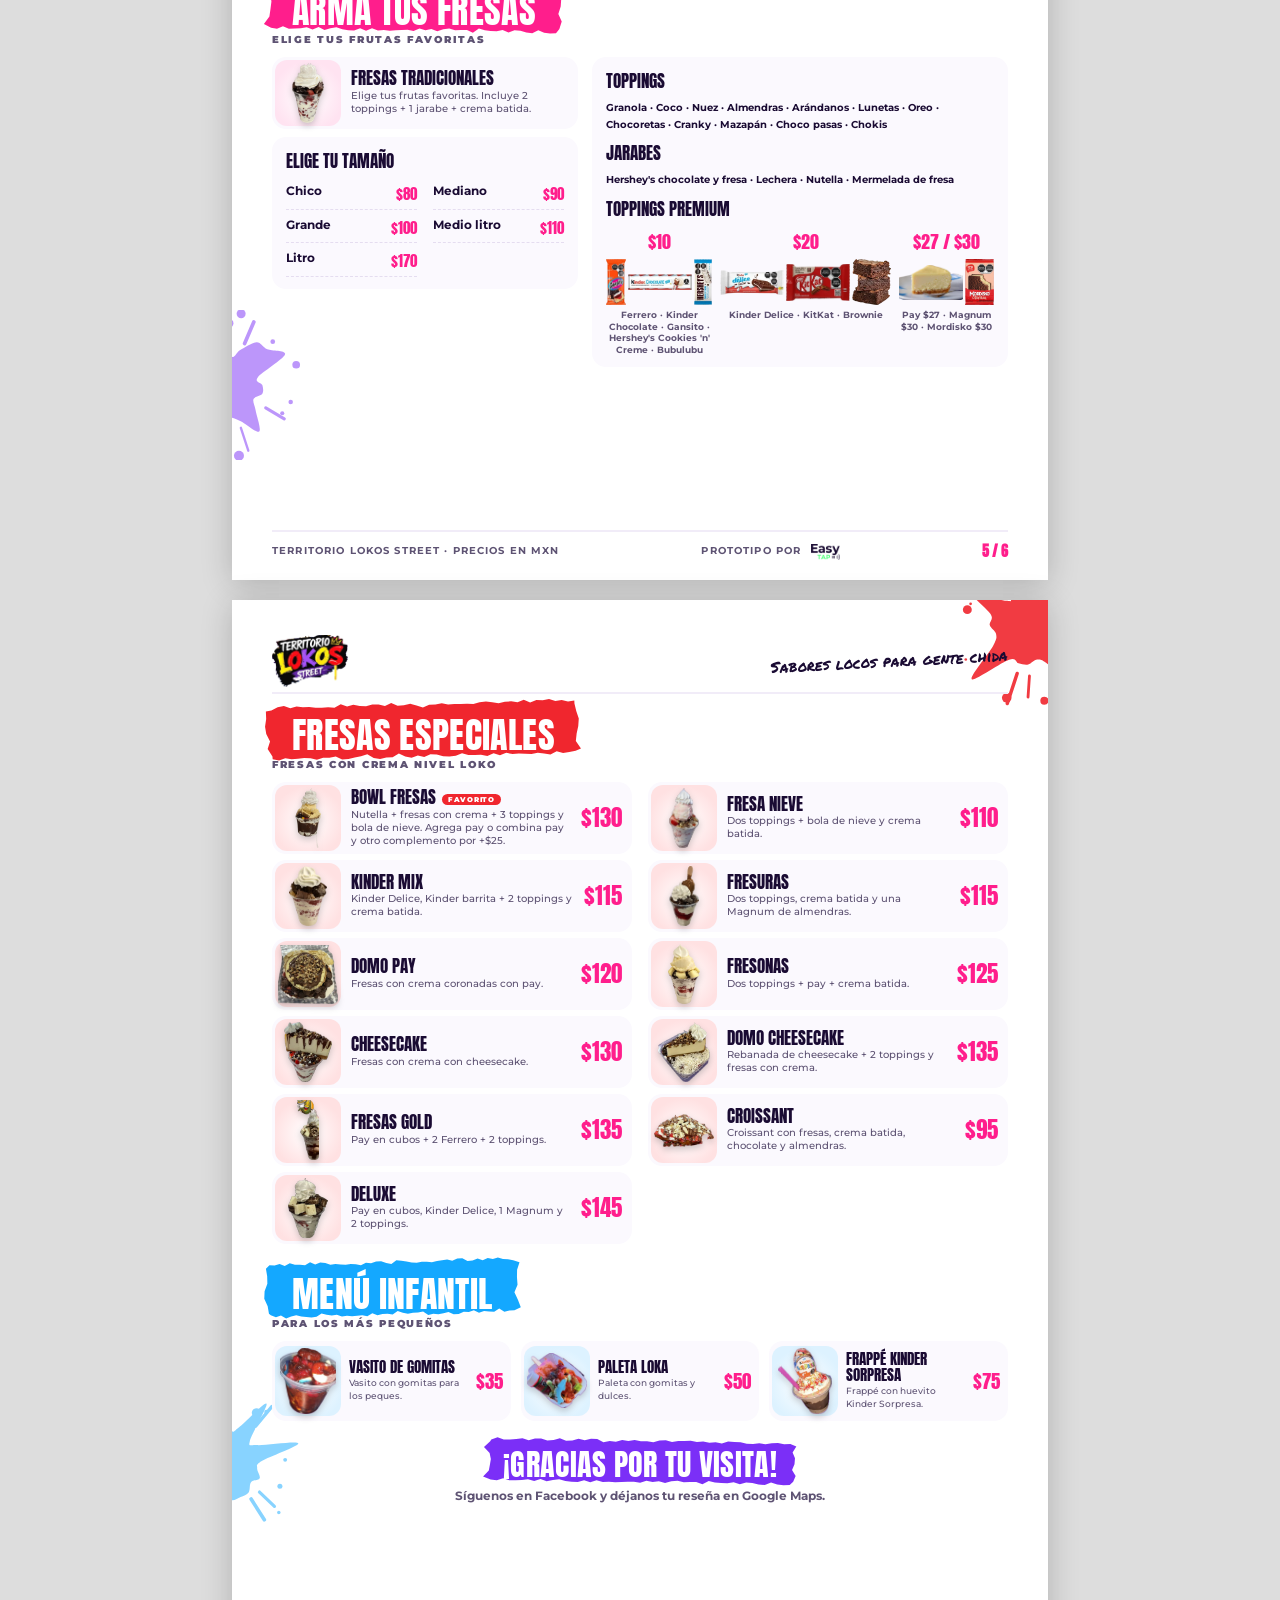
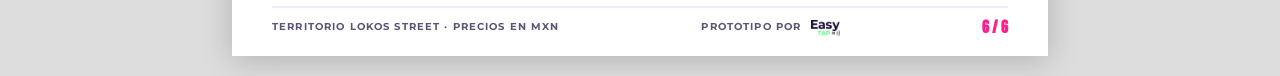
<file: imprimir/menu-imprimible.html>
<!doctype html>
<html lang="es">
<head>
<meta charset="utf-8">
<title>Menú imprimible · Territorio Lokos Street</title>
<link rel="stylesheet" href="../assets/css/styles.css">
<style>
  @page { size: 8.5in 11in; margin: 0; }
  html, body { margin: 0; background: #ddd; }
  body { -webkit-print-color-adjust: exact; print-color-adjust: exact; }
  @media print { body { background: none; } .page { margin: 0 !important; box-shadow: none !important; } }
  .page { width: 8.5in; height: 11in; margin: 20px auto; background: #fff; position: relative; overflow: hidden; break-after: page; box-shadow: 0 4px 30px rgba(0,0,0,.2); padding: 30px 40px 0; }
  .page:last-child { break-after: auto; }
  .page .splash { position: absolute; z-index: 0; }
  .page > * { position: relative; z-index: 1; }
  .page > .splash { position: absolute; z-index: 0; }

  /* header / footer */
  .ph-head { display: flex; align-items: center; justify-content: space-between; height: 64px; border-bottom: 2px solid #F1ECF8; margin-bottom: 10px; }
  .ph-head img { height: 52px; }
  .ph-head .hand { font-size: 15px; transform: rotate(-3deg); color: var(--ink); }
  .ph-foot { position: absolute !important; left: 40px; right: 40px; bottom: 18px; display: flex; justify-content: space-between; align-items: center; font-size: 9.5px; font-weight: 700; letter-spacing: .12em; text-transform: uppercase; color: var(--muted); border-top: 2px solid #F1ECF8; padding-top: 9px; }
  .ph-foot img { height: 16px; }
  .ph-foot .pg { font-family: var(--display); font-size: 14px; color: var(--pink); letter-spacing: 0; }

  /* section */
  .sec { margin-bottom: 18px; }
  .sec-title { display: flex; align-items: center; gap: 12px; margin: 4px 0 2px; }
  .sec-title h2 { margin: 0; font-size: 36px; }
  .sec-title .brush::before { inset: -4px -10px; }
  .sec-tag { font-size: 9.5px; font-weight: 900; letter-spacing: .18em; text-transform: uppercase; color: var(--muted); margin: 0 0 10px; }
  .sec-note { font-size: 10.5px; font-weight: 700; background: var(--soft); border-radius: 10px; padding: 7px 12px; margin: -2px 0 10px; }

  .grid { display: grid; grid-template-columns: 1fr 1fr; gap: 6px 16px; }
  .row { display: grid; grid-template-columns: 66px 1fr auto; gap: 10px; align-items: center; min-height: 68px; padding: 3px 10px 3px 3px; border-radius: 14px; background: #FBF9FE; }
  .row .im { width: 66px; height: 66px; border-radius: 12px; background: radial-gradient(circle at 50% 55%, #fff 0, var(--soft) 72%); display: grid; place-items: center; }
  .row .im img { max-width: 60px; max-height: 60px; object-fit: contain; filter: drop-shadow(0 3px 3px rgba(0,0,0,.2)); }
  .row .im svg { width: 30px; height: 30px; color: var(--c); }
  .row h3 { margin: 0; font-family: var(--display); font-weight: 400; font-size: 16.5px; line-height: 1.02; text-transform: uppercase; }
  .row p { margin: 3px 0 0; font-size: 9.6px; line-height: 1.35; color: var(--muted); }
  .row .pr { font-family: var(--display); font-size: 23px; color: var(--pink); white-space: nowrap; align-self: center; }
  .row .opts-p { margin-top: 4px; display: flex; flex-wrap: wrap; gap: 3px 10px; font-size: 9.6px; font-weight: 700; }
  .row .opts-p b { font-family: var(--display); font-weight: 400; color: var(--pink); font-size: 12.5px; }
  .row.wide { grid-column: 1 / -1; }
  .grid.g3 { grid-template-columns: repeat(3, 1fr); gap: 7px 10px; }
  .g3 .row { grid-template-columns: 66px 1fr auto; gap: 8px; min-height: 80px; padding-right: 8px; }
  .g3 .row .im { width: 66px; height: 70px; }
  .g3 .row .im img { max-width: 60px; max-height: 66px; }
  .g3 .row h3 { font-size: 15px; }
  .g3 .row p { font-size: 9.4px; }
  .g3 .row .pr { font-size: 19px; }
  .hot { display: inline-block; vertical-align: 2px; margin-left: 6px; background: var(--red); color: #fff; font-family: var(--body); font-weight: 900; font-size: 7px; letter-spacing: .1em; padding: 2px 6px; border-radius: 999px; }

  /* arma tus fresas */
  .arma { display: grid; grid-template-columns: 1.05fr 1fr; gap: 14px; }
  .box { background: #FBF9FE; border-radius: 14px; padding: 12px 14px; }
  .box h4 { margin: 0 0 6px; font-family: var(--display); font-weight: 400; font-size: 17px; text-transform: uppercase; }
  .sizes { display: grid; grid-template-columns: 1fr 1fr; gap: 4px 16px; font-weight: 700; font-size: 11.5px; }
  .sizes span { display: flex; justify-content: space-between; border-bottom: 1px dashed #E5DDF0; padding: 3px 0; }
  .sizes b { font-family: var(--display); font-weight: 400; color: var(--pink); font-size: 15px; }
  .pills-p { font-size: 10.2px; font-weight: 700; line-height: 1.6; color: var(--ink); }
  .tiers { display: grid; grid-template-columns: repeat(3, 1fr); gap: 8px; margin-top: 4px; }
  .tiers div { text-align: center; }
  .tiers .tp { font-family: var(--display); color: var(--pink); font-size: 18px; }
  .tiers .ti { display: flex; justify-content: center; gap: 2px; height: 46px; margin: 4px 0; }
  .tiers .ti img { height: 46px; width: auto; max-width: 64px; object-fit: contain; }
  .tiers .tn { font-size: 8.8px; font-weight: 700; color: var(--muted); line-height: 1.3; }

  /* cover */
  .cover { padding: 0; display: flex; flex-direction: column; align-items: center; text-align: center; }
  .cover .logo { width: 540px; margin-top: 110px; filter: drop-shadow(0 14px 18px rgba(30,0,60,.3)); }
  .cover .tag { font-family: var(--hand); font-size: 30px; text-transform: uppercase; line-height: 1.1; margin: 12px 0 0; transform: rotate(-3deg); }
  .cover h1 { margin: 18px 0 0; font-size: 92px; }
  .cover .cats { display: flex; flex-wrap: wrap; justify-content: center; gap: 8px; width: 620px; margin-top: 18px; }
  .cover .cats span { padding: 6px 14px; border-radius: 999px; background: var(--c); color: #fff; font-weight: 900; font-size: 11px; letter-spacing: .1em; text-transform: uppercase; }
  .cover .cats .c-yellow { color: var(--ink); }
  .cover .prods { position: absolute; bottom: 64px; left: 30px; right: 30px; display: grid; grid-template-columns: repeat(5, 1fr); align-items: end; }
  .cover .prods img { width: 100%; max-height: 190px; object-fit: contain; object-position: bottom; filter: drop-shadow(0 10px 10px rgba(0,0,0,.25)); }
  .cover .band { position: absolute; left: 0; right: 0; bottom: 0; height: 84px; background: var(--purple); color: #fff; display: flex; align-items: center; justify-content: center; gap: 40px; font-family: var(--display); text-transform: uppercase; font-size: 17px; }
  .cover .band span { display: flex; align-items: center; gap: 8px; }
  .cover .band svg { width: 24px; height: 24px; }
  .closing { margin-top: 10px; text-align: center; }
  .closing h3 { margin: 0; font-size: 30px; }
  .closing p { margin: 6px 0 0; font-weight: 700; font-size: 11.5px; color: var(--muted); }
</style>
</head>
<body>
<div id="doc"></div>
<script src="../assets/js/data.js"></script>
<script src="../assets/js/site.js"></script>
<script>
(function () {
  const L = window.LOKOS, M = window.LOKOS_MENU, I = L.ICONS;
  const IMG = id => '../' + L.img(id);
  const cat = id => M.find(c => c.id === id);
  const PAGES = [['tradicional', 'elotes'], ['compartir', 'chilito'], ['frappes', 'premium'], ['frutales', 'arma'], ['fresas', 'infantil']];
  const SPL = [['pink', 'yellow'], ['purple', 'blue'], ['blue', 'pink'], ['yellow', 'purple'], ['red', 'blue']];
  const total = PAGES.length + 1;

  const row = (it, c) => `<div class="row c-${c.color}">
      <div class="im">${L.hasPhoto(it.id) ? `<img src="${IMG(it.id)}" alt="">` : I[L.CAT_ICON[c.id]]}</div>
      <div><h3>${L.esc(it.name)}${it.hot ? '<span class="hot">FAVORITO</span>' : ''}</h3><p>${L.esc(it.desc)}</p>
        ${it.options ? `<div class="opts-p">${it.options.map(o => `<span>${L.esc(o.label)} <b>$${o.price}</b></span>`).join('')}</div>` : ''}</div>
      ${it.options ? '' : `<div class="pr">$${it.price}</div>`}
    </div>`;
  const arma = c => {
    const it = c.items[0], x = c.extras;
    return `<div class="arma">
      <div>${row({ ...it, options: null, price: null }, c).replace('<div class="pr">$null</div>', '')}
        <div class="box" style="margin-top:8px"><h4>Elige tu tamaño</h4><div class="sizes">${it.options.map(o => `<span>${L.esc(o.label)} <b>$${o.price}</b></span>`).join('')}</div></div></div>
      <div class="box"><h4>Toppings</h4><div class="pills-p">${x.toppings.join(' · ')}</div>
        <h4 style="margin-top:8px">Jarabes</h4><div class="pills-p">${x.jarabes.join(' · ')}</div>
        <h4 style="margin-top:8px">Toppings premium</h4>
        <div class="tiers">${x.premium.map(t => `<div><div class="tp">${t.price}</div><div class="ti">${t.imgs.map(i => `<img src="${IMG(i)}" alt="">`).join('')}</div><div class="tn">${t.items.join(' · ')}</div></div>`).join('')}</div></div>
    </div>`;
  };
  const section = id => {
    const c = cat(id);
    return `<div class="sec c-${c.color}">
      <div class="sec-title"><h2 class="display"><span class="brush b${(c.id.length % 3) + 1}">${L.esc(c.name)}</span></h2></div>
      <p class="sec-tag">${L.esc(c.tagline)}</p>
      ${c.note ? `<div class="sec-note">${L.esc(c.note)}</div>` : ''}
      ${c.extras ? arma(c) : `<div class="grid${['frappes', 'premium', 'frutales', 'infantil'].includes(c.id) ? ' g3' : ''}">${c.items.map(it => row(it, c)).join('')}</div>`}
    </div>`;
  };
  const foot = n => `<div class="ph-foot"><span>Territorio Lokos Street · Precios en MXN</span><span class="easytap">Prototipo por <img src="../assets/img/easytap-dark.webp" alt="Easy Tap"></span><span class="pg">${n} / ${total}</span></div>`;
  const splash = (col, k) => `<img class="splash" src="../assets/img/deco/splash-${col}-${k}.svg" alt="">`;

  let html = `<section class="page cover">
    <img class="splash" src="../assets/img/deco/splash-purple-1.svg" style="width:430px;left:120px;top:90px;transform:rotate(-20deg)" alt="">
    <img class="splash" src="../assets/img/deco/splash-pink-1.svg" style="width:380px;left:330px;top:40px;transform:rotate(30deg)" alt="">
    <img class="splash" src="../assets/img/deco/splash-yellow-1.svg" style="width:360px;left:380px;top:250px;transform:rotate(-45deg)" alt="">
    <img class="splash" src="../assets/img/deco/splash-blue-1.svg" style="width:300px;left:90px;top:280px;transform:rotate(60deg)" alt="">
    <img class="splash" src="../assets/img/deco/splash-yellow-2.svg" style="width:200px;right:-60px;top:-50px" alt="">
    <img class="splash" src="../assets/img/deco/splash-pink-2.svg" style="width:180px;left:-60px;top:-40px" alt="">
    <img class="logo" src="../assets/img/logo.png" alt="Territorio Lokos Street">
    <p class="tag">Antojos que sí se disfrutan en la calle</p>
    <h1 class="display"><span class="brush c-pink">Menú</span></h1>
    <div class="cats">${M.map(c => `<span class="c-${c.color}">${L.esc(c.short)}</span>`).join('')}</div>
    <div class="prods">${['frappe-oreo', 'elote-cheetos', 'atrevido', 'mango-mix', 'bowl-fresas'].map(id => `<img src="${IMG(id)}" alt="">`).join('')}</div>
    <div class="band"><span>${I.cup}Bebidas únicas</span><span>${I.corn}Antojitos irresistibles</span><span>${I.flame}Sabores que enamoran</span><span>${I.heart}Buen ambiente</span></div>
  </section>`;
  PAGES.forEach((ids, k) => {
    const [a, b] = SPL[k];
    html += `<section class="page">
      <img class="splash" src="../assets/img/deco/splash-${a}-2.svg" style="width:170px;right:-70px;top:-60px;opacity:.9" alt="">
      <img class="splash" src="../assets/img/deco/splash-${b}-1.svg" style="width:150px;left:-80px;bottom:120px;opacity:.5" alt="">
      <div class="ph-head"><img src="../assets/img/logo.png" alt="Territorio Lokos Street"><span class="hand">Sabores locos para gente chida</span></div>
      ${ids.map(section).join('')}
      ${k === PAGES.length - 1 ? `<div class="closing"><h3 class="display"><span class="brush c-purple b2">¡Gracias por tu visita!</span></h3><p>Síguenos en Facebook y déjanos tu reseña en Google Maps.</p></div>` : ''}
      ${foot(k + 2)}
    </section>`;
  });
  document.getElementById('doc').innerHTML = html;
})();
</script>
</body>
</html>
</file>
<file: assets/css/styles.css>
/* Territorio Lokos Street — estilos del sitio */
@font-face { font-family: 'Anton'; src: url('../fonts/Anton-Regular.ttf') format('truetype'); font-display: swap; }
@font-face { font-family: 'Marker'; src: url('../fonts/PermanentMarker-Regular.ttf') format('truetype'); font-display: swap; }
@font-face { font-family: 'Montserrat'; src: url('../fonts/Montserrat-Medium.ttf') format('truetype'); font-weight: 500; font-display: swap; }
@font-face { font-family: 'Montserrat'; src: url('../fonts/Montserrat-Bold.ttf') format('truetype'); font-weight: 700; font-display: swap; }
@font-face { font-family: 'Montserrat'; src: url('../fonts/Montserrat-Black.ttf') format('truetype'); font-weight: 900; font-display: swap; }

:root {
  --pink: #FF1E8C; --pink-soft: #FFE3F1;
  --yellow: #FFD400; --yellow-soft: #FFF6C9;
  --purple: #7B2FF7; --purple-soft: #EEE4FF;
  --blue: #14A8FF; --blue-soft: #DDF2FF;
  --red: #F0262E; --red-soft: #FFE1E2;
  --ink: #1A0B33; --muted: #5E5373; --line: #EEE9F5; --bg: #FFFFFF;
  --radius: 20px; --shadow: 0 10px 30px rgba(40, 10, 80, .10); --shadow-lg: 0 18px 50px rgba(40, 10, 80, .18);
  --display: 'Anton', 'Impact', 'Arial Narrow Bold', sans-serif;
  --hand: 'Marker', 'Comic Sans MS', cursive;
  --body: 'Montserrat', system-ui, -apple-system, 'Segoe UI', sans-serif;
  --brush: url("data:image/svg+xml,%3Csvg%20xmlns%3D%22http%3A%2F%2Fwww.w3.org%2F2000%2Fsvg%22%20viewBox%3D%22-20%200%20640%20120%22%20preserveAspectRatio%3D%22none%22%3E%3Cdefs%3E%3Cmask%20id%3D%22m%22%3E%3Cpath%20d%3D%22M0.0%2C12.9%20L12.5%2C6.9%20L25.0%2C4.5%20L37.5%2C9.7%20L50.0%2C6.2%20L62.5%2C8.0%20L75.0%2C7.9%20L87.5%2C9.9%20L100.0%2C10.2%20L112.5%2C9.4%20L125.0%2C10.7%20L137.5%2C4.2%20L150.0%2C8.8%20L162.5%2C5.9%20L175.0%2C8.5%20L187.5%2C9.7%20L200.0%2C6.3%20L212.5%2C6.6%20L225.0%2C9.9%20L237.5%2C4.3%20L250.0%2C10.2%20L262.5%2C9.7%20L275.0%2C6.7%20L287.5%2C10.7%20L300.0%2C14.8%20L312.5%2C9.6%20L325.0%2C9.6%20L337.5%2C7.3%20L350.0%2C10.1%20L362.5%2C9.4%20L375.0%2C10.2%20L387.5%2C9.9%20L400.0%2C10.5%20L412.5%2C7.3%20L425.0%2C6.3%20L437.5%2C8.2%20L450.0%2C10.3%20L462.5%2C7.8%20L475.0%2C7.3%20L487.5%2C9.6%20L500.0%2C4.8%20L512.5%2C10.4%20L525.0%2C5.9%20L537.5%2C7.0%20L550.0%2C4.8%20L562.5%2C8.9%20L575.0%2C7.2%20L587.5%2C10.6%20L600.0%2C9.0%20L600.1%2C15.0%20L603.3%2C30.0%20L607.9%2C45.0%20L606.5%2C60.0%20L602.9%2C75.0%20L600.9%2C90.0%20L610.7%2C105.0%20L600.0%2C109.5%20L587.5%2C111.7%20L575.0%2C113.3%20L562.5%2C109.7%20L550.0%2C115.5%20L537.5%2C113.2%20L525.0%2C111.7%20L512.5%2C113.4%20L500.0%2C112.8%20L487.5%2C111.9%20L475.0%2C112.8%20L462.5%2C109.9%20L450.0%2C114.7%20L437.5%2C110.2%20L425.0%2C115.2%20L412.5%2C112.6%20L400.0%2C112.6%20L387.5%2C112.3%20L375.0%2C108.7%20L362.5%2C113.3%20L350.0%2C114.4%20L337.5%2C113.4%20L325.0%2C109.6%20L312.5%2C108.8%20L300.0%2C114.1%20L287.5%2C110.9%20L275.0%2C115.0%20L262.5%2C112.2%20L250.0%2C105.9%20L237.5%2C112.9%20L225.0%2C113.2%20L212.5%2C115.5%20L200.0%2C113.3%20L187.5%2C105.7%20L175.0%2C109.1%20L162.5%2C111.3%20L150.0%2C114.0%20L137.5%2C114.8%20L125.0%2C108.2%20L112.5%2C110.4%20L100.0%2C110.2%20L87.5%2C114.0%20L75.0%2C110.7%20L62.5%2C109.5%20L50.0%2C110.9%20L37.5%2C111.4%20L25.0%2C109.5%20L12.5%2C113.6%20L0.0%2C110.5%20L-0.3%2C105.0%20L-9.4%2C90.0%20L-4.3%2C75.0%20L-11.4%2C60.0%20L-13.4%2C45.0%20L-10.8%2C30.0%20L-11.0%2C15.0Z%22%20fill%3D%22%23fff%22%2F%3E%3C%2Fmask%3E%3C%2Fdefs%3E%3Crect%20x%3D%22-20%22%20width%3D%22640%22%20height%3D%22120%22%20fill%3D%22%23fff%22%20mask%3D%22url%28%23m%29%22%2F%3E%3C%2Fsvg%3E");
  --brush2: url("data:image/svg+xml,%3Csvg%20xmlns%3D%22http%3A%2F%2Fwww.w3.org%2F2000%2Fsvg%22%20viewBox%3D%22-20%200%20640%20120%22%20preserveAspectRatio%3D%22none%22%3E%3Cdefs%3E%3Cmask%20id%3D%22m%22%3E%3Cpath%20d%3D%22M0.0%2C10.2%20L12.5%2C4.3%20L25.0%2C9.7%20L37.5%2C9.8%20L50.0%2C8.3%20L62.5%2C5.9%20L75.0%2C10.9%20L87.5%2C6.2%20L100.0%2C5.5%20L112.5%2C10.3%20L125.0%2C9.2%20L137.5%2C4.5%20L150.0%2C10.3%20L162.5%2C9.7%20L175.0%2C4.6%20L187.5%2C8.4%20L200.0%2C4.3%20L212.5%2C4.4%20L225.0%2C12.7%20L237.5%2C9.0%20L250.0%2C10.9%20L262.5%2C6.0%20L275.0%2C8.4%20L287.5%2C5.1%20L300.0%2C8.6%20L312.5%2C8.3%20L325.0%2C10.2%20L337.5%2C5.7%20L350.0%2C4.6%20L362.5%2C8.6%20L375.0%2C6.3%20L387.5%2C5.4%20L400.0%2C4.8%20L412.5%2C7.9%20L425.0%2C5.9%20L437.5%2C8.8%20L450.0%2C7.6%20L462.5%2C10.3%20L475.0%2C4.9%20L487.5%2C6.2%20L500.0%2C6.6%20L512.5%2C9.8%20L525.0%2C10.1%20L537.5%2C7.9%20L550.0%2C10.7%20L562.5%2C7.3%20L575.0%2C6.9%20L587.5%2C9.8%20L600.0%2C8.5%20L612.0%2C15.0%20L604.7%2C30.0%20L609.7%2C45.0%20L608.9%2C60.0%20L604.2%2C75.0%20L611.6%2C90.0%20L606.9%2C105.0%20L600.0%2C113.5%20L587.5%2C114.0%20L575.0%2C112.7%20L562.5%2C108.1%20L550.0%2C114.5%20L537.5%2C113.2%20L525.0%2C109.8%20L512.5%2C109.2%20L500.0%2C113.6%20L487.5%2C109.1%20L475.0%2C111.8%20L462.5%2C111.5%20L450.0%2C110.0%20L437.5%2C106.7%20L425.0%2C115.2%20L412.5%2C109.9%20L400.0%2C110.2%20L387.5%2C111.3%20L375.0%2C107.7%20L362.5%2C109.3%20L350.0%2C113.7%20L337.5%2C109.6%20L325.0%2C111.9%20L312.5%2C108.7%20L300.0%2C114.1%20L287.5%2C111.7%20L275.0%2C112.2%20L262.5%2C113.1%20L250.0%2C114.3%20L237.5%2C112.9%20L225.0%2C114.3%20L212.5%2C109.9%20L200.0%2C115.3%20L187.5%2C110.5%20L175.0%2C115.0%20L162.5%2C114.6%20L150.0%2C113.2%20L137.5%2C109.1%20L125.0%2C111.3%20L112.5%2C114.9%20L100.0%2C109.4%20L87.5%2C114.6%20L75.0%2C110.2%20L62.5%2C112.6%20L50.0%2C113.4%20L37.5%2C113.8%20L25.0%2C109.1%20L12.5%2C114.1%20L0.0%2C112.7%20L-15.2%2C105.0%20L-3.9%2C90.0%20L-1.9%2C75.0%20L-0.2%2C60.0%20L-2.9%2C45.0%20L-14.4%2C30.0%20L-2.1%2C15.0Z%22%20fill%3D%22%23fff%22%2F%3E%3C%2Fmask%3E%3C%2Fdefs%3E%3Crect%20x%3D%22-20%22%20width%3D%22640%22%20height%3D%22120%22%20fill%3D%22%23fff%22%20mask%3D%22url%28%23m%29%22%2F%3E%3C%2Fsvg%3E");
  --brush3: url("data:image/svg+xml,%3Csvg%20xmlns%3D%22http%3A%2F%2Fwww.w3.org%2F2000%2Fsvg%22%20viewBox%3D%22-20%200%20640%20120%22%20preserveAspectRatio%3D%22none%22%3E%3Cdefs%3E%3Cmask%20id%3D%22m%22%3E%3Cpath%20d%3D%22M0.0%2C8.0%20L12.5%2C9.1%20L25.0%2C6.2%20L37.5%2C10.3%20L50.0%2C5.4%20L62.5%2C8.2%20L75.0%2C8.6%20L87.5%2C10.2%20L100.0%2C4.4%20L112.5%2C9.0%20L125.0%2C5.2%20L137.5%2C6.7%20L150.0%2C10.5%20L162.5%2C8.9%20L175.0%2C10.1%20L187.5%2C11.0%20L200.0%2C9.9%20L212.5%2C10.8%20L225.0%2C12.7%20L237.5%2C8.1%20L250.0%2C9.6%20L262.5%2C6.1%20L275.0%2C5.7%20L287.5%2C9.6%20L300.0%2C12.1%20L312.5%2C4.7%20L325.0%2C5.9%20L337.5%2C7.9%20L350.0%2C9.9%20L362.5%2C10.7%20L375.0%2C9.0%20L387.5%2C9.1%20L400.0%2C10.4%20L412.5%2C8.6%20L425.0%2C7.2%20L437.5%2C6.0%20L450.0%2C8.9%20L462.5%2C4.4%20L475.0%2C4.3%20L487.5%2C9.9%20L500.0%2C9.1%20L512.5%2C5.5%20L525.0%2C9.3%20L537.5%2C5.2%20L550.0%2C7.2%20L562.5%2C4.4%20L575.0%2C8.0%20L587.5%2C8.8%20L600.0%2C10.7%20L615.4%2C15.0%20L609.0%2C30.0%20L608.2%2C45.0%20L609.1%2C60.0%20L601.0%2C75.0%20L609.1%2C90.0%20L615.7%2C105.0%20L600.0%2C111.1%20L587.5%2C111.0%20L575.0%2C113.3%20L562.5%2C106.4%20L550.0%2C112.8%20L537.5%2C112.2%20L525.0%2C110.9%20L512.5%2C114.1%20L500.0%2C108.7%20L487.5%2C112.2%20L475.0%2C111.4%20L462.5%2C115.6%20L450.0%2C115.7%20L437.5%2C110.7%20L425.0%2C113.2%20L412.5%2C114.9%20L400.0%2C113.5%20L387.5%2C115.7%20L375.0%2C108.6%20L362.5%2C110.5%20L350.0%2C110.7%20L337.5%2C112.3%20L325.0%2C109.9%20L312.5%2C106.1%20L300.0%2C112.9%20L287.5%2C111.0%20L275.0%2C111.7%20L262.5%2C113.6%20L250.0%2C109.4%20L237.5%2C115.0%20L225.0%2C113.1%20L212.5%2C113.8%20L200.0%2C114.3%20L187.5%2C112.9%20L175.0%2C114.2%20L162.5%2C110.4%20L150.0%2C111.6%20L137.5%2C110.2%20L125.0%2C107.1%20L112.5%2C113.4%20L100.0%2C114.6%20L87.5%2C113.5%20L75.0%2C112.4%20L62.5%2C109.3%20L50.0%2C111.7%20L37.5%2C115.5%20L25.0%2C109.1%20L12.5%2C112.3%20L0.0%2C107.9%20L-4.4%2C105.0%20L-7.1%2C90.0%20L-15.0%2C75.0%20L-13.7%2C60.0%20L-6.4%2C45.0%20L-6.4%2C30.0%20L-9.0%2C15.0Z%22%20fill%3D%22%23fff%22%2F%3E%3C%2Fmask%3E%3C%2Fdefs%3E%3Crect%20x%3D%22-20%22%20width%3D%22640%22%20height%3D%22120%22%20fill%3D%22%23fff%22%20mask%3D%22url%28%23m%29%22%2F%3E%3C%2Fsvg%3E");
}
* { box-sizing: border-box; }
html { scroll-behavior: smooth; -webkit-text-size-adjust: 100%; }
body { margin: 0; background: var(--bg); color: var(--ink); font-family: var(--body); font-weight: 500; line-height: 1.5; overflow-x: hidden; }
img { max-width: 100%; height: auto; display: block; }
a { color: inherit; text-decoration: none; }
button { font: inherit; color: inherit; cursor: pointer; border: 0; background: none; }
.container { width: min(1200px, 100% - 32px); margin-inline: auto; }
.sr-only { position: absolute; width: 1px; height: 1px; overflow: hidden; clip: rect(0 0 0 0); white-space: nowrap; }
svg.i { width: 1.15em; height: 1.15em; flex: none; }

/* ---------- paint-brush labels ---------- */
.brush { position: relative; isolation: isolate; display: inline-block; color: #fff; padding: .2em .55em .1em; }
.brush::before { content: ''; position: absolute; inset: -.04em -.2em -.08em; z-index: -1; background: var(--c, var(--purple));
  -webkit-mask: var(--brush) center / 100% 100% no-repeat; mask: var(--brush) center / 100% 100% no-repeat; transform: rotate(-1.5deg); }
.brush.b2::before { -webkit-mask-image: var(--brush2); mask-image: var(--brush2); transform: rotate(1deg); }
.brush.b3::before { -webkit-mask-image: var(--brush3); mask-image: var(--brush3); }
.c-pink { --c: var(--pink); --soft: var(--pink-soft); }
.c-yellow { --c: var(--yellow); --soft: var(--yellow-soft); --on: var(--ink); }
.c-purple { --c: var(--purple); --soft: var(--purple-soft); }
.c-blue { --c: var(--blue); --soft: var(--blue-soft); }
.c-red { --c: var(--red); --soft: var(--red-soft); }
.c-yellow.brush, .c-yellow .brush { color: var(--ink); }

.display { font-family: var(--display); font-weight: 400; text-transform: uppercase; letter-spacing: .01em; line-height: .95; }
.hand { font-family: var(--hand); }
.kicker { font-weight: 900; font-size: .8rem; letter-spacing: .18em; text-transform: uppercase; color: var(--muted); }

/* ---------- header ---------- */
.site-header { position: sticky; top: 0; z-index: 50; background: rgba(255, 255, 255, .92); backdrop-filter: blur(10px); border-bottom: 1px solid transparent; transition: box-shadow .2s, border-color .2s; }
.site-header.scrolled { box-shadow: 0 6px 24px rgba(40, 10, 80, .08); border-color: var(--line); }
.nav { display: flex; align-items: center; gap: 24px; height: 78px; }
.nav .brand img { height: 58px; width: auto; filter: drop-shadow(0 4px 8px rgba(0, 0, 0, .18)); }
.nav > nav { flex: 1; }
.nav ul { display: flex; gap: 6px; list-style: none; margin: 0 0 0 12px; padding: 0; }
.nav ul a { display: block; padding: 10px 14px; font-weight: 700; font-size: .82rem; letter-spacing: .08em; text-transform: uppercase; border-radius: 10px; position: relative; }
.nav ul a:hover { color: var(--purple); }
.nav ul a[aria-current="page"] { color: var(--purple); }
.nav ul a[aria-current="page"]::after { content: ''; position: absolute; left: 14px; right: 14px; bottom: 4px; height: 3px; border-radius: 3px; background: var(--purple); }
.nav .social { display: flex; gap: 10px; }
.icon-btn { width: 46px; height: 46px; border-radius: 50%; display: grid; place-items: center; background: #fff; box-shadow: var(--shadow); transition: transform .15s; }
.icon-btn:hover { transform: translateY(-2px); }
.icon-btn.fb { background: #1877F2; color: #fff; }
.icon-btn.ig { background: radial-gradient(circle at 30% 107%, #fdf497 0%, #fd5949 45%, #d6249f 60%, #285AEB 90%); color: #fff; }
.menu-toggle { display: none; width: 46px; height: 46px; border-radius: 12px; place-items: center; }
@media (max-width: 860px) {
  .nav { height: 68px; gap: 12px; }
  .nav .brand img { height: 48px; }
  .menu-toggle { display: grid; margin-left: 4px; }
  .nav > nav { flex: 0; }
  .nav .social { margin-left: auto; }
  .nav ul { position: absolute; top: 100%; left: 0; right: 0; flex-direction: column; background: #fff; padding: 8px 16px 18px; box-shadow: 0 16px 30px rgba(40, 10, 80, .12); display: none; }
  .nav ul.open { display: flex; }
  .nav ul a { padding: 14px 8px; font-size: .95rem; }
  .nav ul a[aria-current="page"]::after { left: 8px; right: auto; width: 40px; bottom: 8px; }
  .icon-btn { width: 40px; height: 40px; }
}

/* ---------- buttons ---------- */
.btn { display: inline-flex; align-items: center; gap: 12px; padding: 16px 28px; border-radius: 999px; font-family: var(--display); font-size: 1.35rem; letter-spacing: .03em; text-transform: uppercase; box-shadow: 0 10px 0 rgba(0, 0, 0, .12), var(--shadow); transition: transform .15s, box-shadow .15s; }
.btn:hover { transform: translateY(-2px); }
.btn:active { transform: translateY(3px); box-shadow: 0 4px 0 rgba(0, 0, 0, .12); }
.btn-pink { background: var(--pink); color: #fff; }
.btn-yellow { background: var(--yellow); color: var(--ink); }
.btn-purple { background: var(--purple); color: #fff; }
.btn-white { background: #fff; color: var(--ink); }
.btn .i { width: 1.25em; height: 1.25em; }

/* ---------- splashes ---------- */
.splash { position: absolute; pointer-events: none; z-index: 0; user-select: none; }

/* ---------- hero ---------- */
.hero { position: relative; overflow: hidden; padding: 30px 0 0; background: radial-gradient(1200px 520px at 50% 30%, #fff 40%, #FBF8FF 100%); }
.hero-inner { position: relative; z-index: 2; display: grid; grid-template-columns: 1fr minmax(320px, 620px) 1fr; align-items: center; gap: 10px; }
.hero-logo { position: relative; }
.hero-logo img { width: 100%; filter: drop-shadow(0 18px 24px rgba(30, 0, 60, .25)); animation: pop .9s cubic-bezier(.2, 1.4, .4, 1) both; }
.hero-side { font-family: var(--hand); font-size: clamp(1.2rem, 2.2vw, 2rem); line-height: 1.1; text-transform: uppercase; color: var(--ink); position: relative; }
.hero-side.left { transform: rotate(-9deg); justify-self: end; text-align: center; }
.hero-side.right { transform: rotate(8deg); justify-self: start; text-align: center; }
.hero-side .crown { width: 64px; color: var(--yellow); margin: 0 auto 6px; }
.hero-side .underline { display: block; width: 70%; height: 10px; margin: 8px auto 0; color: var(--yellow); }
.hero-ctas { position: relative; z-index: 3; display: flex; gap: 22px; justify-content: center; flex-wrap: wrap; margin: 10px 0 0; }
.hero-products { position: relative; z-index: 2; display: grid; grid-template-columns: repeat(4, 1fr); align-items: end; gap: 0; margin-top: 18px; padding: 0 2%; }
.hero-products img { width: 100%; max-height: 330px; object-fit: contain; object-position: bottom; filter: drop-shadow(0 18px 18px rgba(30, 0, 60, .25)); transform-origin: bottom center; animation: rise .9s cubic-bezier(.2, 1.1, .3, 1) both; }
.hero-products img:nth-child(2) { animation-delay: .1s; } .hero-products img:nth-child(3) { animation-delay: .2s; } .hero-products img:nth-child(4) { animation-delay: .3s; }
.features { position: relative; z-index: 3; margin-top: -40px; }
.features .band { position: relative; isolation: isolate; padding: 34px 20px 30px; color: #fff; }
.features .band::before { content: ''; position: absolute; inset: 0; z-index: -1; background: var(--purple); -webkit-mask: var(--brush2) center / 100% 100% no-repeat; mask: var(--brush2) center / 100% 100% no-repeat; }
.features ul { list-style: none; margin: 0; padding: 0; display: grid; grid-template-columns: repeat(4, 1fr); gap: 16px; }
.features li { display: flex; align-items: center; justify-content: center; gap: 14px; font-family: var(--display); text-transform: uppercase; font-size: 1.25rem; line-height: 1.05; }
.features li svg { width: 40px; height: 40px; flex: none; }
@keyframes pop { from { transform: scale(.6) rotate(-6deg); opacity: 0; } to { transform: none; opacity: 1; } }
@keyframes rise { from { transform: translateY(60px) scale(.9); opacity: 0; } to { transform: none; opacity: 1; } }
@media (max-width: 860px) {
  .hero-inner { grid-template-columns: 1fr; }
  .hero-side { display: none; }
  .hero-logo { width: min(520px, 100%); margin: 0 auto; }
  .hero-products { grid-template-columns: repeat(4, 1fr); }
  .features ul { grid-template-columns: 1fr 1fr; gap: 18px 10px; }
  .features li { justify-content: flex-start; font-size: 1rem; }
  .features li svg { width: 30px; height: 30px; }
  .btn { font-size: 1.1rem; padding: 14px 22px; }
}

/* ---------- sections ---------- */
section { position: relative; }
.section { padding: 80px 0; position: relative; overflow: hidden; }
.section-head { text-align: center; margin-bottom: 40px; position: relative; z-index: 1; }
.section-head h2 { margin: 0; font-size: clamp(2.4rem, 6vw, 4.2rem); }
.section-head p { margin: 14px 0 0; font-weight: 900; letter-spacing: .14em; text-transform: uppercase; font-size: .85rem; }
.crown-doodle { width: 54px; color: var(--yellow); display: inline-block; vertical-align: top; margin: -24px -10px 0 -4px; transform: rotate(-14deg); }

/* ---------- category cards ---------- */
.cat-grid { display: grid; grid-template-columns: repeat(auto-fill, minmax(210px, 1fr)); gap: 22px; position: relative; z-index: 1; }
.cat-card { position: relative; isolation: isolate; border-radius: 22px; overflow: hidden; background: var(--c); min-height: 270px; display: flex; flex-direction: column; justify-content: flex-end; padding: 16px; box-shadow: var(--shadow); transition: transform .2s, box-shadow .2s; }
.cat-card:hover { transform: translateY(-4px) rotate(-.5deg); box-shadow: var(--shadow-lg); }
.cat-card::after { content: ''; position: absolute; inset: 0; z-index: -2; background: radial-gradient(circle at 50% 38%, rgba(255, 255, 255, .55), transparent 62%); }
.cat-card img { position: absolute; z-index: -1; left: 50%; top: 14px; width: 82%; height: 66%; object-fit: contain; transform: translateX(-50%); filter: drop-shadow(0 12px 14px rgba(0, 0, 0, .28)); transition: transform .3s; }
.cat-card:hover img { transform: translateX(-50%) scale(1.06) rotate(2deg); }
.cat-card .label { align-self: flex-start; padding-right: 48px; font-family: var(--display); text-transform: uppercase; font-size: 1.45rem; line-height: 1; display: flex; align-items: center; gap: 10px; }
.cat-card .label .brush { --c: var(--label, #fff); color: var(--label-ink, var(--ink)); }
.cat-card .go { margin-left: auto; width: 34px; height: 34px; border-radius: 50%; background: #fff; color: var(--ink); display: grid; place-items: center; box-shadow: 0 4px 10px rgba(0, 0, 0, .15); flex: none; }
.cat-card .count { position: absolute; top: 12px; right: 12px; background: rgba(255, 255, 255, .9); color: var(--ink); font-weight: 900; font-size: .72rem; letter-spacing: .08em; padding: 5px 10px; border-radius: 999px; text-transform: uppercase; }
.cat-card.c-yellow { --label: var(--purple); --label-ink: #fff; }
.cat-card.c-pink { --label: var(--yellow); }
.cat-card.c-purple { --label: var(--blue); --label-ink: #fff; }
.cat-card.c-blue { --label: var(--pink); --label-ink: #fff; }
.cat-card.c-red { --label: var(--yellow); }

/* ---------- featured (index) ---------- */
.featured { display: grid; grid-template-columns: repeat(auto-fill, minmax(250px, 1fr)); gap: 24px; position: relative; z-index: 1; }
.feat { position: relative; border-radius: 24px; background: #fff; box-shadow: var(--shadow); padding: 18px 18px 20px; display: flex; flex-direction: column; overflow: hidden; }
.feat .ph { height: 220px; display: grid; place-items: center; border-radius: 18px; background: radial-gradient(circle at 50% 55%, #fff 0, var(--soft) 70%); margin-bottom: 14px; }
.feat .ph img { max-height: 200px; object-fit: contain; filter: drop-shadow(0 12px 12px rgba(0, 0, 0, .22)); transition: transform .3s; }
.feat:hover .ph img { transform: scale(1.06) rotate(-2deg); }
.feat h3 { margin: 0; font-family: var(--display); font-weight: 400; font-size: 1.7rem; text-transform: uppercase; line-height: 1; }
.feat p { margin: 8px 0 14px; color: var(--muted); font-size: .9rem; }
.feat .row { margin-top: auto; display: flex; align-items: center; justify-content: space-between; }
.price { font-family: var(--display); color: var(--pink); font-size: 1.6rem; letter-spacing: .01em; }
.price small { font-size: .62em; margin-left: 2px; }
.tag-hot { position: absolute; top: 14px; left: 14px; z-index: 2; background: var(--red); color: #fff; font-weight: 900; font-size: .7rem; letter-spacing: .1em; padding: 6px 10px; border-radius: 999px; text-transform: uppercase; display: flex; gap: 5px; align-items: center; }

/* ---------- reviews / location ---------- */
.cta-band { position: relative; isolation: isolate; color: var(--ink); padding: 60px 0; text-align: center; overflow: hidden; }
.cta-band::before { content: ''; position: absolute; inset: 26px -2%; z-index: -1; background: var(--yellow); transform: skewY(-2.2deg); box-shadow: 0 18px 0 var(--pink); }
.cta-band h2 { margin: 0; font-size: clamp(2rem, 5vw, 3.6rem); }
.cta-band p { max-width: 640px; margin: 14px auto 26px; font-weight: 700; }
.stars { display: inline-flex; gap: 6px; color: var(--pink); margin-bottom: 10px; }
.stars svg { width: 34px; height: 34px; }
.info-grid { display: grid; grid-template-columns: repeat(auto-fit, minmax(260px, 1fr)); gap: 22px; position: relative; z-index: 1; }
.info-card { background: #fff; border-radius: 24px; box-shadow: var(--shadow); padding: 28px; display: flex; flex-direction: column; gap: 12px; }
.info-card .ic { width: 58px; height: 58px; border-radius: 18px; display: grid; place-items: center; background: var(--c); color: #fff; }
.info-card .ic svg { width: 30px; height: 30px; }
.info-card h3 { margin: 4px 0 0; font-family: var(--display); font-weight: 400; font-size: 1.8rem; text-transform: uppercase; }
.info-card p { margin: 0; color: var(--muted); }
.info-card .btn { align-self: flex-start; margin-top: auto; font-size: 1.1rem; padding: 12px 22px; }

/* ---------- footer ---------- */
.site-footer { background: var(--ink); color: #fff; padding: 56px 0 28px; position: relative; overflow: hidden; }
.site-footer .cols { display: flex; flex-wrap: wrap; gap: 30px; align-items: center; justify-content: space-between; position: relative; z-index: 1; }
.site-footer .logo { width: 210px; }
.site-footer nav { display: flex; gap: 22px; flex-wrap: wrap; font-weight: 700; letter-spacing: .08em; text-transform: uppercase; font-size: .8rem; }
.site-footer nav a:hover { color: var(--yellow); }
.site-footer .legal { margin-top: 34px; padding-top: 22px; border-top: 1px solid rgba(255, 255, 255, .12); display: flex; flex-wrap: wrap; gap: 14px; justify-content: space-between; align-items: center; font-size: .8rem; color: rgba(255, 255, 255, .6); position: relative; z-index: 1; }
.easytap { display: inline-flex; align-items: center; gap: 10px; }
.easytap img { height: 30px; width: auto; }

/* ---------- menu page ---------- */
.menu-hero { position: relative; overflow: hidden; padding: 40px 0 30px; text-align: center; }
.menu-hero h1 { margin: 0; font-size: clamp(2.8rem, 8vw, 5.2rem); position: relative; z-index: 1; }
.menu-hero p { position: relative; z-index: 1; margin: 16px 0 0; font-weight: 900; letter-spacing: .16em; text-transform: uppercase; }
.menu-cats { padding: 10px 0 40px; position: relative; }
.chips-bar { position: sticky; top: 78px; z-index: 40; background: rgba(255, 255, 255, .95); backdrop-filter: blur(8px); border-block: 1px solid var(--line); }
.chips-bar .container { display: flex; align-items: center; gap: 12px; padding: 12px 0; }
.chips { display: flex; gap: 8px; overflow-x: auto; scrollbar-width: none; flex: 1; scroll-behavior: smooth; padding: 2px; }
.chips::-webkit-scrollbar { display: none; }
.chip { white-space: nowrap; padding: 9px 16px; border-radius: 999px; font-weight: 700; font-size: .82rem; background: #F4F0FA; transition: background .15s, color .15s; }
.chip:hover { background: var(--soft, #ece6f7); }
.chip.active { background: var(--c, var(--purple)); color: #fff; }
.chip.c-yellow.active { color: var(--ink); }
.search { position: relative; width: 240px; flex: none; }
.search input { width: 100%; padding: 11px 14px 11px 40px; border-radius: 999px; border: 2px solid var(--line); font: inherit; font-size: .9rem; outline: none; background: #fff; color: var(--ink); }
.search input:focus { border-color: var(--purple); }
.search svg { position: absolute; left: 14px; top: 50%; transform: translateY(-50%); width: 18px; height: 18px; color: var(--muted); }
@media (max-width: 860px) { .chips-bar { top: 68px; } .chips-bar .container { flex-direction: column; align-items: stretch; gap: 10px; } .search { width: 100%; } }

.cat-section { padding: 56px 0 20px; scroll-margin-top: 150px; position: relative; }
.cat-head { display: flex; align-items: center; gap: 18px; flex-wrap: wrap; margin-bottom: 8px; }
.cat-head h2 { margin: 0; font-size: clamp(2.2rem, 5vw, 3.4rem); }
.cat-head .cat-ill { width: 76px; height: 76px; object-fit: contain; filter: drop-shadow(0 8px 10px rgba(0, 0, 0, .2)); }
.cat-tagline { margin: 6px 0 26px; font-weight: 900; letter-spacing: .14em; text-transform: uppercase; font-size: .8rem; color: var(--muted); }
.note { display: flex; gap: 12px; align-items: center; background: var(--soft); border-radius: 16px; padding: 14px 18px; margin: -10px 0 24px; font-weight: 700; font-size: .92rem; }
.note svg { color: var(--c); width: 24px; height: 24px; flex: none; }

.items { display: grid; grid-template-columns: repeat(auto-fill, minmax(340px, 1fr)); gap: 20px; }
@media (max-width: 420px) { .items { grid-template-columns: 1fr; } }
.item { display: grid; grid-template-columns: 132px 1fr; gap: 0; background: #fff; border-radius: var(--radius); box-shadow: var(--shadow); overflow: hidden; transition: transform .2s, box-shadow .2s; }
.item:hover { transform: translateY(-3px); box-shadow: var(--shadow-lg); }
.item .ph { position: relative; background: radial-gradient(circle at 50% 60%, #fff 0, var(--soft) 75%); display: grid; place-items: center; padding: 10px; min-height: 150px; }
.item .ph img { width: 100%; height: 132px; object-fit: contain; filter: drop-shadow(0 8px 8px rgba(0, 0, 0, .22)); transition: transform .3s; }
.item:hover .ph img { transform: scale(1.07) rotate(-3deg); }
.item .ph .noimg { width: 84px; height: 84px; border-radius: 50%; background: #fff; color: var(--c); display: grid; place-items: center; box-shadow: 0 8px 18px rgba(40, 10, 80, .12); }
.item .ph .noimg svg, .line .noimg svg { width: 44px; height: 44px; }
.line .noimg { display: grid; place-items: center; }
.item .ph .tag-hot { top: 8px; left: 8px; font-size: .6rem; padding: 4px 8px; }
.item .body { padding: 16px 16px 14px 18px; display: flex; flex-direction: column; min-width: 0; }
.item h3 { margin: 0; font-family: var(--display); font-weight: 400; font-size: 1.45rem; line-height: 1; text-transform: uppercase; }
.item p { margin: 7px 0 12px; font-size: .84rem; color: var(--muted); line-height: 1.45; }
.item .row { margin-top: auto; display: flex; align-items: center; justify-content: space-between; gap: 10px; }
.add { width: 40px; height: 40px; border-radius: 50%; background: var(--pink); color: #fff; display: grid; place-items: center; flex: none; box-shadow: 0 6px 14px rgba(255, 30, 140, .35); transition: transform .15s; }
.add:hover { transform: scale(1.08); }
.add:active { transform: scale(.94); }
.add svg { width: 20px; height: 20px; }
.opts { display: grid; grid-template-columns: repeat(auto-fill, minmax(100px, 1fr)); gap: 6px; margin-top: auto; }
.opt { display: flex; align-items: center; justify-content: space-between; gap: 6px; padding: 7px 8px 7px 12px; border-radius: 999px; background: #F6F1FC; font-size: .78rem; font-weight: 700; transition: background .15s; }
.opt:hover { background: var(--pink-soft); }
.opt b { font-family: var(--display); font-weight: 400; color: var(--pink); font-size: 1.05rem; letter-spacing: .01em; }
.opt span.p { width: 22px; height: 22px; border-radius: 50%; background: var(--pink); color: #fff; display: grid; place-items: center; }
.opt span.p svg { width: 13px; height: 13px; }
.empty-search { text-align: center; padding: 60px 0; color: var(--muted); font-weight: 700; display: none; }

.extras { display: grid; grid-template-columns: repeat(auto-fit, minmax(280px, 1fr)); gap: 20px; margin-top: 22px; }
.extra { background: #fff; border-radius: var(--radius); box-shadow: var(--shadow); padding: 22px; }
.extra h4 { margin: 0 0 12px; font-family: var(--display); font-weight: 400; font-size: 1.4rem; text-transform: uppercase; }
.pills { display: flex; flex-wrap: wrap; gap: 6px; }
.pills span { padding: 6px 12px; border-radius: 999px; background: var(--soft); font-size: .8rem; font-weight: 700; }
.tier { display: flex; align-items: center; gap: 14px; padding: 12px 0; border-top: 1px dashed var(--line); }
.tier:first-of-type { border-top: 0; padding-top: 0; }
.tier .tp { font-family: var(--display); color: var(--pink); font-size: 1.5rem; min-width: 92px; }
.tier .ti { display: flex; gap: 4px; }
.tier .ti img { width: 54px; height: 54px; object-fit: contain; }
.tier .tn { font-size: .82rem; font-weight: 700; color: var(--muted); }

/* ---------- cart ---------- */
.cart-fab { position: fixed; right: 20px; bottom: 20px; z-index: 60; display: flex; align-items: center; gap: 12px; padding: 14px 20px 14px 16px; border-radius: 999px; background: var(--ink); color: #fff; box-shadow: var(--shadow-lg); font-weight: 900; transform: translateY(140%); transition: transform .3s cubic-bezier(.2, 1.2, .3, 1); }
.cart-fab.show { transform: none; }
.cart-fab .n { background: var(--pink); width: 28px; height: 28px; border-radius: 50%; display: grid; place-items: center; font-size: .85rem; }
.cart-fab .t { font-family: var(--display); font-weight: 400; font-size: 1.3rem; color: var(--yellow); }
.cart-fab.bump { animation: bump .35s; }
@keyframes bump { 50% { transform: scale(1.08); } }
.drawer-bg { position: fixed; inset: 0; background: rgba(26, 11, 51, .45); z-index: 70; opacity: 0; pointer-events: none; transition: opacity .25s; }
.drawer { position: fixed; top: 0; right: 0; bottom: 0; width: min(420px, 100%); background: #fff; z-index: 71; transform: translateX(100%); transition: transform .3s cubic-bezier(.2, .9, .3, 1); display: flex; flex-direction: column; }
.drawer.open { transform: none; }
.drawer-bg.open { opacity: 1; pointer-events: auto; }
.drawer header { display: flex; align-items: center; justify-content: space-between; padding: 20px 22px; border-bottom: 1px solid var(--line); }
.drawer header h3 { margin: 0; font-family: var(--display); font-weight: 400; font-size: 1.8rem; text-transform: uppercase; }
.drawer .lines { flex: 1; overflow: auto; padding: 10px 22px; }
.line { display: grid; grid-template-columns: 54px 1fr auto; gap: 12px; align-items: center; padding: 12px 0; border-bottom: 1px solid var(--line); }
.line img { width: 54px; height: 54px; object-fit: contain; }
.line .nm { font-weight: 700; font-size: .9rem; line-height: 1.2; }
.line .nm small { display: block; color: var(--muted); font-weight: 500; }
.qty { display: flex; align-items: center; gap: 8px; }
.qty button { width: 28px; height: 28px; border-radius: 50%; background: #F4F0FA; display: grid; place-items: center; }
.qty button svg { width: 14px; height: 14px; }
.qty b { min-width: 16px; text-align: center; }
.drawer footer { padding: 18px 22px 24px; border-top: 1px solid var(--line); display: grid; gap: 12px; }
.drawer .total { display: flex; justify-content: space-between; align-items: baseline; font-weight: 900; }
.drawer .total b { font-family: var(--display); font-weight: 400; font-size: 2rem; color: var(--pink); }
.drawer .hint { font-size: .8rem; color: var(--muted); margin: 0; }
.drawer .empty { text-align: center; color: var(--muted); padding: 50px 0; font-weight: 700; }
.link-btn { font-weight: 700; color: var(--muted); font-size: .85rem; text-decoration: underline; justify-self: center; }

/* ---------- reveal on scroll ---------- */
.reveal { opacity: 0; transform: translateY(24px); transition: opacity .6s, transform .6s; }
.reveal.in { opacity: 1; transform: none; }
@media (prefers-reduced-motion: reduce) { *, *::before, *::after { animation: none !important; transition: none !important; } .reveal { opacity: 1; transform: none; } }

/* ---------- phones ---------- */
@media (max-width: 560px) {
  .cat-grid { grid-template-columns: 1fr 1fr; gap: 12px; }
  .cat-card { min-height: 200px; padding: 10px; border-radius: 18px; }
  .cat-card img { top: 10px; height: 62%; }
  .cat-card .label { font-size: 1.1rem; padding-right: 34px; }
  .cat-card .go { width: 28px; height: 28px; right: 10px !important; bottom: 12px !important; }
  .cat-card .count { display: none; }
  .item { grid-template-columns: 112px 1fr; }
  .item .body { padding: 14px 14px 12px; }
  .item h3 { font-size: 1.3rem; }
  .featured { grid-template-columns: 1fr 1fr; gap: 12px; }
  .feat { padding: 10px 10px 14px; border-radius: 18px; }
  .feat .ph { height: 150px; }
  .feat .ph img { max-height: 135px; }
  .feat h3 { font-size: 1.2rem; }
  .feat p { display: none; }
  .feat .price { font-size: 1.3rem; }
  .feat .add { width: 32px; height: 32px; }
  .section { padding: 56px 0; }
  .hero-ctas { gap: 12px; }
}


.display .brush { padding-top: .4em; }

.map-wrap { margin-top: 24px; border-radius: 24px; overflow: hidden; box-shadow: var(--shadow); border: 4px solid #fff; position: relative; z-index: 1; }
.map-wrap iframe { display: block; width: 100%; height: 380px; border: 0; }
@media (max-width: 560px) { .map-wrap iframe { height: 280px; } }

/* manchas de pintura incrustadas (menos archivos que subir) */
.splash { display: block; aspect-ratio: 1; background: center / contain no-repeat; }
.splash-blue-1 { background-image: url("data:image/svg+xml,%3Csvg%20xmlns%3D%22http%3A%2F%2Fwww.w3.org%2F2000%2Fsvg%22%20viewBox%3D%220%200%20400%20400%22%3E%3Cg%20fill%3D%22%2314A8FF%22%3E%3Cpath%20d%3D%22M292.8%2C200.0%20C274.5%2C211.1%20281.3%2C212.2%20280.4%2C219.8%20C279.4%2C227.4%20290.0%2C239.6%20287.2%2C245.8%20C284.5%2C251.9%20269.0%2C250.4%20264.1%2C256.7%20C259.1%2C263.1%20262.4%2C277.1%20257.7%2C283.7%20C253.1%2C290.2%20243.9%2C292.5%20236.4%2C295.9%20C228.9%2C299.4%20220.5%2C305.7%20212.7%2C304.4%20C204.8%2C303.1%20196.7%2C291.4%20189.3%2C288.0%20C181.9%2C284.7%20175.6%2C285.3%20168.1%2C284.1%20C160.6%2C283.0%20160.5%2C275.8%20144.1%2C281.1%20C127.6%2C286.3%2085.0%2C316.1%2069.3%2C315.8%20C53.6%2C315.4%2043.6%2C294.2%2049.9%2C278.8%20C56.2%2C263.3%2099.1%2C236.1%20106.9%2C222.9%20C114.7%2C209.8%2095.6%2C207.4%2096.6%2C200.0%20C97.6%2C192.6%20111.1%2C186.6%20112.9%2C178.5%20C114.8%2C170.5%20104.6%2C158.2%20107.6%2C151.5%20C110.6%2C144.9%20128.5%2C149.6%20130.7%2C138.6%20C133.0%2C127.6%20118.1%2C98.2%20121.0%2C85.5%20C123.8%2C72.9%20137.6%2C67.3%20147.9%2C62.5%20C158.1%2C57.7%20172.3%2C47.5%20182.6%2C56.7%20C192.9%2C66.0%20201.2%2C109.8%20209.9%2C118.2%20C218.7%2C126.6%20219.3%2C118.9%20235.2%2C107.1%20C251.1%2C95.3%20301.0%2C40.9%20305.4%2C47.4%20C309.7%2C53.8%20265.2%2C127.5%20261.1%2C145.9%20C257.0%2C164.2%20259.2%2C156.4%20280.7%2C157.6%20C302.3%2C158.8%20388.3%2C146.0%20390.3%2C153.1%20C392.3%2C160.1%20311.1%2C188.9%20292.8%2C200.0Z%22%2F%3E%3Ccircle%20cx%3D%22338.2%22%20cy%3D%22337.2%22%20r%3D%224.6%22%2F%3E%3Ccircle%20cx%3D%2227.7%22%20cy%3D%22261.0%22%20r%3D%227.6%22%2F%3E%3Ccircle%20cx%3D%22278.4%22%20cy%3D%2271.6%22%20r%3D%2212.3%22%2F%3E%3Ccircle%20cx%3D%22189.6%22%20cy%3D%22361.0%22%20r%3D%225.3%22%2F%3E%3Ccircle%20cx%3D%22341.1%22%20cy%3D%22267.4%22%20r%3D%226.7%22%2F%3E%3Ccircle%20cx%3D%2212.5%22%20cy%3D%22213.5%22%20r%3D%224.5%22%2F%3E%3Ccircle%20cx%3D%2215.9%22%20cy%3D%22247.9%22%20r%3D%228.2%22%2F%3E%3Ccircle%20cx%3D%22112.2%22%20cy%3D%2268.4%22%20r%3D%2212.8%22%2F%3E%3Ccircle%20cx%3D%22112.6%22%20cy%3D%2252.7%22%20r%3D%2211.4%22%2F%3E%3Ccircle%20cx%3D%22305.0%22%20cy%3D%2269.1%22%20r%3D%225.6%22%2F%3E%3Ccircle%20cx%3D%2267.3%22%20cy%3D%22337.7%22%20r%3D%2211.5%22%2F%3E%3Ccircle%20cx%3D%22124.3%22%20cy%3D%22371.7%22%20r%3D%225.9%22%2F%3E%3Ccircle%20cx%3D%22355.1%22%20cy%3D%22196.9%22%20r%3D%225.2%22%2F%3E%3Ccircle%20cx%3D%2286.0%22%20cy%3D%22299.3%22%20r%3D%229.6%22%2F%3E%3Cpath%20d%3D%22M118.5%2C111.9%20L83.1%2C73.6%22%20stroke%3D%22%2314A8FF%22%20stroke-width%3D%229.1%22%20stroke-linecap%3D%22round%22%2F%3E%3Cpath%20d%3D%22M122.8%2C108.1%20L77.9%2C54.7%22%20stroke%3D%22%2314A8FF%22%20stroke-width%3D%226.6%22%20stroke-linecap%3D%22round%22%2F%3E%3Cpath%20d%3D%22M264.3%2C301.3%20L299.5%2C356.8%22%20stroke%3D%22%2314A8FF%22%20stroke-width%3D%229.7%22%20stroke-linecap%3D%22round%22%2F%3E%3Cpath%20d%3D%22M286.7%2C282.9%20L326.5%2C321.0%22%20stroke%3D%22%2314A8FF%22%20stroke-width%3D%228.7%22%20stroke-linecap%3D%22round%22%2F%3E%3Cpath%20d%3D%22M276.3%2C107.4%20L320.0%2C54.4%22%20stroke%3D%22%2314A8FF%22%20stroke-width%3D%228.9%22%20stroke-linecap%3D%22round%22%2F%3E%3C%2Fg%3E%3C%2Fsvg%3E"); }
.splash-blue-2 { background-image: url("data:image/svg+xml,%3Csvg%20xmlns%3D%22http%3A%2F%2Fwww.w3.org%2F2000%2Fsvg%22%20viewBox%3D%220%200%20400%20400%22%3E%3Cg%20fill%3D%22%2314A8FF%22%3E%3Cpath%20d%3D%22M290.7%2C200.0%20C302.9%2C210.9%20372.7%2C235.5%20369.4%2C241.8%20C366.2%2C248.0%20279.4%2C226.6%20271.1%2C237.3%20C262.8%2C248.0%20322.4%2C299.0%20319.7%2C306.0%20C317.0%2C313.1%20269.0%2C281.6%20255.0%2C279.6%20C241.0%2C277.7%20243.0%2C291.5%20235.8%2C294.3%20C228.6%2C297.2%20220.8%2C287.5%20211.8%2C297.0%20C202.8%2C306.4%20192.0%2C345.1%20181.7%2C351.1%20C171.3%2C357.0%20154.2%2C346.9%20149.6%2C332.8%20C145.0%2C318.7%20158.6%2C277.1%20154.1%2C266.4%20C149.6%2C255.7%20139.4%2C266.8%20122.6%2C268.5%20C105.8%2C270.3%2055.6%2C284.7%2053.4%2C277.0%20C51.2%2C269.3%2099.8%2C235.2%20109.4%2C222.3%20C118.9%2C209.5%20109.8%2C207.3%20110.5%2C200.0%20C111.2%2C192.7%20112.8%2C186.1%20113.7%2C178.7%20C114.6%2C171.4%20113.5%2C162.9%20115.9%2C155.9%20C118.3%2C148.8%20131.7%2C154.5%20128.1%2C136.3%20C124.5%2C118.1%2087.3%2C49.4%2094.1%2C46.6%20C101.0%2C43.9%20155.4%2C123.6%20169.5%2C119.6%20C183.5%2C115.6%20171.7%2C23.2%20178.5%2C22.7%20C185.2%2C22.2%20201.8%2C99.5%20210.1%2C116.6%20C218.4%2C133.8%20221.3%2C124.1%20228.2%2C125.6%20C235.1%2C127.0%20237.1%2C129.9%20251.5%2C125.4%20C265.8%2C121.0%20302.5%2C97.1%20314.2%2C98.8%20C326.0%2C100.6%20325.0%2C123.1%20321.9%2C136.0%20C318.9%2C148.9%20301.0%2C165.7%20295.7%2C176.4%20C290.5%2C187.1%20278.4%2C189.1%20290.7%2C200.0Z%22%2F%3E%3Ccircle%20cx%3D%22106.8%22%20cy%3D%22363.1%22%20r%3D%2210.2%22%2F%3E%3Ccircle%20cx%3D%22317.3%22%20cy%3D%22345.4%22%20r%3D%2213.3%22%2F%3E%3Ccircle%20cx%3D%22255.1%22%20cy%3D%2216.3%22%20r%3D%226.5%22%2F%3E%3Ccircle%20cx%3D%22178.7%22%20cy%3D%22389.6%22%20r%3D%2210.9%22%2F%3E%3Ccircle%20cx%3D%22356.9%22%20cy%3D%22147.9%22%20r%3D%228.6%22%2F%3E%3Ccircle%20cx%3D%22307.4%22%20cy%3D%22318.3%22%20r%3D%2212.3%22%2F%3E%3Ccircle%20cx%3D%22383.9%22%20cy%3D%22193.3%22%20r%3D%2212.6%22%2F%3E%3Ccircle%20cx%3D%2210.3%22%20cy%3D%22210.8%22%20r%3D%227.7%22%2F%3E%3Ccircle%20cx%3D%22358.9%22%20cy%3D%22251.8%22%20r%3D%2213.2%22%2F%3E%3Ccircle%20cx%3D%22336.5%22%20cy%3D%22111.7%22%20r%3D%2212.0%22%2F%3E%3Ccircle%20cx%3D%22246.3%22%20cy%3D%2234.8%22%20r%3D%2212.6%22%2F%3E%3Ccircle%20cx%3D%22321.7%22%20cy%3D%2294.6%22%20r%3D%2212.0%22%2F%3E%3Ccircle%20cx%3D%2220.6%22%20cy%3D%22164.7%22%20r%3D%2210.2%22%2F%3E%3Ccircle%20cx%3D%22276.3%22%20cy%3D%2247.8%22%20r%3D%225.4%22%2F%3E%3Cpath%20d%3D%22M159.6%2C313.0%20L138.0%2C373.6%22%20stroke%3D%22%2314A8FF%22%20stroke-width%3D%225.5%22%20stroke-linecap%3D%22round%22%2F%3E%3Cpath%20d%3D%22M301.4%2C264.2%20L339.6%2C288.4%22%20stroke%3D%22%2314A8FF%22%20stroke-width%3D%227.9%22%20stroke-linecap%3D%22round%22%2F%3E%3Cpath%20d%3D%22M115.2%2C115.1%20L65.2%2C65.1%22%20stroke%3D%22%2314A8FF%22%20stroke-width%3D%225.7%22%20stroke-linecap%3D%22round%22%2F%3E%3Cpath%20d%3D%22M106.3%2C275.0%20L56.2%2C315.2%22%20stroke%3D%22%2314A8FF%22%20stroke-width%3D%227.2%22%20stroke-linecap%3D%22round%22%2F%3E%3Cpath%20d%3D%22M260.4%2C96.3%20L287.2%2C50.3%22%20stroke%3D%22%2314A8FF%22%20stroke-width%3D%228.4%22%20stroke-linecap%3D%22round%22%2F%3E%3C%2Fg%3E%3C%2Fsvg%3E"); }
.splash-pink-1 { background-image: url("data:image/svg+xml,%3Csvg%20xmlns%3D%22http%3A%2F%2Fwww.w3.org%2F2000%2Fsvg%22%20viewBox%3D%220%200%20400%20400%22%3E%3Cg%20fill%3D%22%23FF1E8C%22%3E%3Cpath%20d%3D%22M285.2%2C200.0%20C271.4%2C210.9%20291.8%2C215.3%20291.3%2C222.5%20C290.7%2C229.7%20285.4%2C236.3%20281.9%2C243.0%20C278.5%2C249.7%20270.1%2C249.2%20270.6%2C262.5%20C271.1%2C275.9%20290.8%2C318.1%20284.9%2C323.0%20C279.0%2C327.9%20247.5%2C299.5%20234.9%2C292.1%20C222.4%2C284.7%20217.2%2C278.8%20209.6%2C278.8%20C201.9%2C278.8%20196.0%2C290.5%20188.8%2C292.1%20C181.6%2C293.7%20174.0%2C290.0%20166.5%2C288.3%20C159.0%2C286.5%20148.9%2C286.7%20143.7%2C281.6%20C138.4%2C276.5%20138.5%2C264.5%20134.9%2C257.7%20C131.3%2C250.9%20128.2%2C246.3%20122.1%2C240.9%20C116.0%2C235.4%2098.4%2C231.9%2098.2%2C225.1%20C97.9%2C218.3%20116.7%2C207.4%20120.6%2C200.0%20C124.5%2C192.6%20123.9%2C188.8%20121.7%2C180.7%20C119.5%2C172.6%20107.6%2C159.9%20107.6%2C151.5%20C107.5%2C143.1%20121.8%2C145.2%20121.4%2C130.4%20C121.0%2C115.5%20101.2%2C75.2%20105.0%2C62.4%20C108.9%2C49.6%20131.8%2C56.7%20144.4%2C53.5%20C157.1%2C50.3%20169.6%2C36.5%20181.0%2C43.3%20C192.4%2C50.2%20199.1%2C96.2%20212.8%2C94.7%20C226.4%2C93.1%20249.7%2C38.8%20262.9%2C34.2%20C276.1%2C29.6%20279.0%2C60.0%20291.8%2C67.1%20C304.5%2C74.1%20328.1%2C68.3%20339.4%2C76.5%20C350.7%2C84.7%20353.6%2C102.9%20359.4%2C116.3%20C365.3%2C129.7%20386.9%2C143.0%20374.5%2C157.0%20C362.1%2C170.9%20299.1%2C189.1%20285.2%2C200.0Z%22%2F%3E%3Ccircle%20cx%3D%22348.1%22%20cy%3D%22326.2%22%20r%3D%225.2%22%2F%3E%3Ccircle%20cx%3D%22271.8%22%20cy%3D%2223.7%22%20r%3D%2210.7%22%2F%3E%3Ccircle%20cx%3D%22266.9%22%20cy%3D%2232.5%22%20r%3D%226.4%22%2F%3E%3Ccircle%20cx%3D%22230.0%22%20cy%3D%22389.7%22%20r%3D%224.4%22%2F%3E%3Ccircle%20cx%3D%22147.9%22%20cy%3D%2229.9%22%20r%3D%227.1%22%2F%3E%3Ccircle%20cx%3D%22377.8%22%20cy%3D%22164.3%22%20r%3D%224.1%22%2F%3E%3Ccircle%20cx%3D%22170.2%22%20cy%3D%22379.1%22%20r%3D%228.6%22%2F%3E%3Ccircle%20cx%3D%22229.6%22%20cy%3D%2227.5%22%20r%3D%226.6%22%2F%3E%3Ccircle%20cx%3D%22288.4%22%20cy%3D%2238.5%22%20r%3D%228.6%22%2F%3E%3Ccircle%20cx%3D%22353.0%22%20cy%3D%22166.8%22%20r%3D%2212.5%22%2F%3E%3Ccircle%20cx%3D%2267.8%22%20cy%3D%22277.1%22%20r%3D%2211.4%22%2F%3E%3Ccircle%20cx%3D%22366.4%22%20cy%3D%22263.5%22%20r%3D%2212.4%22%2F%3E%3Ccircle%20cx%3D%22164.5%22%20cy%3D%22354.9%22%20r%3D%227.9%22%2F%3E%3Ccircle%20cx%3D%2248.7%22%20cy%3D%22212.9%22%20r%3D%226.6%22%2F%3E%3Cpath%20d%3D%22M80.3%2C191.8%20L30.4%2C188.4%22%20stroke%3D%22%23FF1E8C%22%20stroke-width%3D%226.9%22%20stroke-linecap%3D%22round%22%2F%3E%3Cpath%20d%3D%22M304.7%2C141.3%20L355.0%2C113.1%22%20stroke%3D%22%23FF1E8C%22%20stroke-width%3D%226.0%22%20stroke-linecap%3D%22round%22%2F%3E%3Cpath%20d%3D%22M252.6%2C307.9%20L283.8%2C372.0%22%20stroke%3D%22%23FF1E8C%22%20stroke-width%3D%229.7%22%20stroke-linecap%3D%22round%22%2F%3E%3Cpath%20d%3D%22M312.7%2C158.8%20L374.9%2C136.1%22%20stroke%3D%22%23FF1E8C%22%20stroke-width%3D%225.7%22%20stroke-linecap%3D%22round%22%2F%3E%3Cpath%20d%3D%22M175.6%2C317.5%20L160.4%2C390.9%22%20stroke%3D%22%23FF1E8C%22%20stroke-width%3D%226.0%22%20stroke-linecap%3D%22round%22%2F%3E%3C%2Fg%3E%3C%2Fsvg%3E"); }
.splash-pink-2 { background-image: url("data:image/svg+xml,%3Csvg%20xmlns%3D%22http%3A%2F%2Fwww.w3.org%2F2000%2Fsvg%22%20viewBox%3D%220%200%20400%20400%22%3E%3Cg%20fill%3D%22%23FF1E8C%22%3E%3Cpath%20d%3D%22M288.9%2C200.0%20C292.9%2C207.4%20290.7%2C211.4%20301.9%2C225.1%20C313.1%2C238.8%20353.9%2C269.0%20356.3%2C282.1%20C358.8%2C295.1%20333.7%2C304.0%20316.8%2C303.4%20C299.8%2C302.9%20262.6%2C266.2%20254.4%2C278.8%20C246.3%2C291.4%20273.8%2C365.8%20267.9%2C379.0%20C262.0%2C392.1%20232.1%2C374.4%20219.2%2C357.8%20C206.2%2C341.2%20205.1%2C275.2%20190.4%2C279.3%20C175.7%2C283.4%20138.5%2C382.1%20130.9%2C382.2%20C123.3%2C382.3%20146.1%2C299.0%20144.9%2C279.8%20C143.8%2C260.6%20127.7%2C273.8%20124.2%2C267.2%20C120.6%2C260.6%20125.5%2C247.7%20123.7%2C240.1%20C121.9%2C232.4%20117.9%2C228.0%20113.3%2C221.4%20C108.7%2C214.7%2095.1%2C206.9%2096.1%2C200.0%20C97.1%2C193.1%20123.3%2C191.3%20119.4%2C180.1%20C115.5%2C169.0%2080.7%2C148.8%2072.9%2C133.3%20C65.0%2C117.7%2058.6%2C86.8%2072.1%2C86.7%20C85.5%2C86.5%20142.6%2C141.4%20153.4%2C132.5%20C164.2%2C123.6%20130.6%2C35.2%20136.8%2C33.2%20C142.9%2C31.3%20177.8%2C109.7%20190.4%2C120.9%20C202.9%2C132.1%20204.8%2C102.3%20212.1%2C100.4%20C219.4%2C98.5%20228.3%2C104.7%20234.3%2C109.7%20C240.3%2C114.7%20234.0%2C132.8%20248.1%2C130.4%20C262.1%2C127.9%20311.6%2C91.2%20318.4%2C95.1%20C325.3%2C98.9%20295.8%2C139.0%20289.0%2C153.3%20C282.2%2C167.6%20277.7%2C173.1%20277.7%2C180.9%20C277.6%2C188.6%20284.8%2C192.6%20288.9%2C200.0Z%22%2F%3E%3Ccircle%20cx%3D%2224.6%22%20cy%3D%22131.5%22%20r%3D%227.3%22%2F%3E%3Ccircle%20cx%3D%22328.3%22%20cy%3D%2286.5%22%20r%3D%2210.4%22%2F%3E%3Ccircle%20cx%3D%22193.2%22%20cy%3D%22365.1%22%20r%3D%227.7%22%2F%3E%3Ccircle%20cx%3D%22184.7%22%20cy%3D%22379.9%22%20r%3D%227.1%22%2F%3E%3Ccircle%20cx%3D%22166.7%22%20cy%3D%22371.4%22%20r%3D%226.1%22%2F%3E%3Ccircle%20cx%3D%22275.5%22%20cy%3D%22352.0%22%20r%3D%224.5%22%2F%3E%3Ccircle%20cx%3D%22383.5%22%20cy%3D%22140.3%22%20r%3D%228.4%22%2F%3E%3Ccircle%20cx%3D%2220.0%22%20cy%3D%22166.5%22%20r%3D%2213.0%22%2F%3E%3Ccircle%20cx%3D%2218.1%22%20cy%3D%22207.3%22%20r%3D%229.1%22%2F%3E%3Ccircle%20cx%3D%22366.8%22%20cy%3D%22156.5%22%20r%3D%2213.8%22%2F%3E%3Ccircle%20cx%3D%2234.4%22%20cy%3D%22248.7%22%20r%3D%2210.1%22%2F%3E%3Ccircle%20cx%3D%22305.6%22%20cy%3D%2248.3%22%20r%3D%223.6%22%2F%3E%3Ccircle%20cx%3D%22205.8%22%20cy%3D%22390.3%22%20r%3D%2211.0%22%2F%3E%3Ccircle%20cx%3D%22124.0%22%20cy%3D%22360.2%22%20r%3D%2213.1%22%2F%3E%3Cpath%20d%3D%22M167.0%2C84.6%20L151.1%2C28.7%22%20stroke%3D%22%23FF1E8C%22%20stroke-width%3D%225.1%22%20stroke-linecap%3D%22round%22%2F%3E%3Cpath%20d%3D%22M283.9%2C285.8%20L334.7%2C337.7%22%20stroke%3D%22%23FF1E8C%22%20stroke-width%3D%226.7%22%20stroke-linecap%3D%22round%22%2F%3E%3Cpath%20d%3D%22M178.3%2C318.0%20L167.3%2C378.3%22%20stroke%3D%22%23FF1E8C%22%20stroke-width%3D%227.7%22%20stroke-linecap%3D%22round%22%2F%3E%3Cpath%20d%3D%22M250.6%2C308.8%20L273.9%2C359.0%22%20stroke%3D%22%23FF1E8C%22%20stroke-width%3D%229.6%22%20stroke-linecap%3D%22round%22%2F%3E%3Cpath%20d%3D%22M271.9%2C103.9%20L310.4%2C52.5%22%20stroke%3D%22%23FF1E8C%22%20stroke-width%3D%229.1%22%20stroke-linecap%3D%22round%22%2F%3E%3C%2Fg%3E%3C%2Fsvg%3E"); }
.splash-purple-1 { background-image: url("data:image/svg+xml,%3Csvg%20xmlns%3D%22http%3A%2F%2Fwww.w3.org%2F2000%2Fsvg%22%20viewBox%3D%220%200%20400%20400%22%3E%3Cg%20fill%3D%22%237B2FF7%22%3E%3Cpath%20d%3D%22M294.2%2C200.0%20C296.2%2C207.2%20298.2%2C217.0%20294.3%2C223.2%20C290.4%2C229.4%20273.8%2C229.8%20270.8%2C237.2%20C267.9%2C244.6%20273.8%2C253.1%20276.3%2C267.6%20C278.8%2C282.1%20292.3%2C319.3%20285.7%2C324.1%20C279.1%2C328.9%20249.1%2C302.8%20236.6%2C296.5%20C224.1%2C290.3%20218.5%2C287.5%20210.5%2C286.7%20C202.6%2C285.9%20196.6%2C290.4%20188.9%2C291.8%20C181.1%2C293.2%20171.8%2C296.3%20164.0%2C295.0%20C156.2%2C293.7%20154.6%2C283.3%20142.1%2C283.9%20C129.6%2C284.5%2092.7%2C305.3%2088.9%2C298.4%20C85.2%2C291.5%20117.6%2C254.6%20119.5%2C242.3%20C121.3%2C230.0%20100.5%2C231.7%2099.8%2C224.7%20C99.0%2C217.7%20113.5%2C207.9%20114.9%2C200.0%20C116.3%2C192.1%20106.4%2C183.9%20108.1%2C177.4%20C109.8%2C170.8%20120.6%2C166.6%20125.0%2C160.6%20C129.4%2C154.7%20130.5%2C147.8%20134.3%2C141.8%20C138.1%2C135.8%20142.7%2C129.9%20148.0%2C124.6%20C153.2%2C119.3%20161.0%2C128.1%20166.0%2C110.3%20C171.0%2C92.4%20170.6%2C15.9%20177.9%2C17.6%20C185.1%2C19.3%20200.1%2C105.5%20209.7%2C120.3%20C219.3%2C135.2%20223.8%2C112.6%20235.3%2C106.8%20C246.8%2C101.1%20266.7%2C86.3%20278.7%2C86.0%20C290.7%2C85.6%20294.9%2C99.3%20307.5%2C104.7%20C320.2%2C110.2%20359.0%2C106.3%20354.7%2C118.8%20C350.5%2C131.3%20292.1%2C166.2%20282.0%2C179.8%20C271.9%2C193.3%20292.1%2C192.8%20294.2%2C200.0Z%22%2F%3E%3Ccircle%20cx%3D%22231.9%22%20cy%3D%22388.8%22%20r%3D%2213.4%22%2F%3E%3Ccircle%20cx%3D%2261.6%22%20cy%3D%22311.3%22%20r%3D%2211.9%22%2F%3E%3Ccircle%20cx%3D%2230.8%22%20cy%3D%22289.5%22%20r%3D%224.4%22%2F%3E%3Ccircle%20cx%3D%22188.5%22%20cy%3D%2245.7%22%20r%3D%2212.7%22%2F%3E%3Ccircle%20cx%3D%22384.5%22%20cy%3D%22146.0%22%20r%3D%2210.3%22%2F%3E%3Ccircle%20cx%3D%22322.0%22%20cy%3D%2284.5%22%20r%3D%226.3%22%2F%3E%3Ccircle%20cx%3D%22369.8%22%20cy%3D%22245.5%22%20r%3D%226.0%22%2F%3E%3Ccircle%20cx%3D%22195.8%22%20cy%3D%227.1%22%20r%3D%224.6%22%2F%3E%3Ccircle%20cx%3D%22206.9%22%20cy%3D%2235.6%22%20r%3D%2210.3%22%2F%3E%3Ccircle%20cx%3D%2235.1%22%20cy%3D%22138.5%22%20r%3D%2211.2%22%2F%3E%3Ccircle%20cx%3D%22237.7%22%20cy%3D%2210.1%22%20r%3D%2212.0%22%2F%3E%3Ccircle%20cx%3D%22347.3%22%20cy%3D%22275.4%22%20r%3D%225.5%22%2F%3E%3Ccircle%20cx%3D%2289.2%22%20cy%3D%2248.1%22%20r%3D%228.0%22%2F%3E%3Ccircle%20cx%3D%2238.8%22%20cy%3D%22110.3%22%20r%3D%227.5%22%2F%3E%3Cpath%20d%3D%22M237.0%2C314.2%20L256.8%2C375.3%22%20stroke%3D%22%237B2FF7%22%20stroke-width%3D%226.3%22%20stroke-linecap%3D%22round%22%2F%3E%3Cpath%20d%3D%22M303.3%2C261.0%20L352.7%2C290.1%22%20stroke%3D%22%237B2FF7%22%20stroke-width%3D%228.5%22%20stroke-linecap%3D%22round%22%2F%3E%3Cpath%20d%3D%22M201.3%2C320.0%20L202.2%2C393.1%22%20stroke%3D%22%237B2FF7%22%20stroke-width%3D%228.3%22%20stroke-linecap%3D%22round%22%2F%3E%3Cpath%20d%3D%22M247.0%2C89.6%20L271.5%2C32.1%22%20stroke%3D%22%237B2FF7%22%20stroke-width%3D%229.9%22%20stroke-linecap%3D%22round%22%2F%3E%3Cpath%20d%3D%22M192.7%2C80.2%20L189.5%2C27.3%22%20stroke%3D%22%237B2FF7%22%20stroke-width%3D%226.4%22%20stroke-linecap%3D%22round%22%2F%3E%3C%2Fg%3E%3C%2Fsvg%3E"); }
.splash-purple-2 { background-image: url("data:image/svg+xml,%3Csvg%20xmlns%3D%22http%3A%2F%2Fwww.w3.org%2F2000%2Fsvg%22%20viewBox%3D%220%200%20400%20400%22%3E%3Cg%20fill%3D%22%237B2FF7%22%3E%3Cpath%20d%3D%22M386.2%2C200.0%20C387.3%2C207.7%20313.3%2C216.3%20296.5%2C223.8%20C279.7%2C231.2%20290.1%2C238.7%20285.3%2C244.8%20C280.5%2C250.8%20272.5%2C253.8%20267.8%2C260.0%20C263.0%2C266.3%20260.0%2C270.9%20256.8%2C282.3%20C253.7%2C293.8%20256.4%2C326.6%20248.9%2C328.9%20C241.3%2C331.1%20221.7%2C301.6%20211.7%2C296.0%20C201.6%2C290.4%20201.9%2C280.9%20188.4%2C295.4%20C174.9%2C309.9%20146.9%2C372.6%20130.5%2C383.2%20C114.1%2C393.9%2090.8%2C379.0%2089.9%2C359.5%20C89.0%2C340.1%20134.5%2C278.4%20124.9%2C266.6%20C115.2%2C254.7%2035.4%2C295.4%2031.8%2C288.3%20C28.3%2C281.1%2092.5%2C238.5%20103.5%2C223.8%20C114.5%2C209.1%2096.9%2C207.7%2097.7%2C200.0%20C98.4%2C192.3%20105.0%2C184.7%20108.2%2C177.4%20C111.3%2C170.1%20113.0%2C162.9%20116.5%2C156.2%20C120.0%2C149.5%20123.2%2C141.5%20129.1%2C137.2%20C135.0%2C132.9%20145.7%2C134.5%20151.9%2C130.4%20C158.2%2C126.2%20160.6%2C116.4%20166.7%2C112.1%20C172.8%2C107.9%20181.1%2C105.3%20188.4%2C104.8%20C195.8%2C104.4%20200.1%2C117.3%20211.0%2C109.6%20C221.8%2C102.0%20247.1%2C55.8%20253.5%2C59.0%20C259.9%2C62.1%20245.7%2C116.2%20249.3%2C128.6%20C252.9%2C141.0%20270.8%2C128.1%20275.2%2C133.4%20C279.7%2C138.6%20273.6%2C152.6%20276.1%2C160.1%20C278.5%2C167.5%20271.6%2C171.2%20289.9%2C177.8%20C308.3%2C184.5%20385.1%2C192.3%20386.2%2C200.0Z%22%2F%3E%3Ccircle%20cx%3D%2280.6%22%20cy%3D%2297.5%22%20r%3D%224.5%22%2F%3E%3Ccircle%20cx%3D%2222.5%22%20cy%3D%22163.8%22%20r%3D%225.9%22%2F%3E%3Ccircle%20cx%3D%22277.6%22%20cy%3D%2271.2%22%20r%3D%2213.1%22%2F%3E%3Ccircle%20cx%3D%22357.3%22%20cy%3D%22231.7%22%20r%3D%2213.0%22%2F%3E%3Ccircle%20cx%3D%2237.3%22%20cy%3D%22271.2%22%20r%3D%225.7%22%2F%3E%3Ccircle%20cx%3D%22364.9%22%20cy%3D%22124.4%22%20r%3D%224.0%22%2F%3E%3Ccircle%20cx%3D%22338.1%22%20cy%3D%22288.8%22%20r%3D%2211.1%22%2F%3E%3Ccircle%20cx%3D%2297.4%22%20cy%3D%22315.9%22%20r%3D%2210.3%22%2F%3E%3Ccircle%20cx%3D%2224.1%22%20cy%3D%22192.6%22%20r%3D%225.4%22%2F%3E%3Ccircle%20cx%3D%22260.9%22%20cy%3D%2242.1%22%20r%3D%225.1%22%2F%3E%3Ccircle%20cx%3D%22320.4%22%20cy%3D%22330.6%22%20r%3D%2212.0%22%2F%3E%3Ccircle%20cx%3D%2210.9%22%20cy%3D%22158.7%22%20r%3D%2213.8%22%2F%3E%3Ccircle%20cx%3D%2292.6%22%20cy%3D%2285.9%22%20r%3D%229.2%22%2F%3E%3Ccircle%20cx%3D%22344.8%22%20cy%3D%2289.9%22%20r%3D%2210.7%22%2F%3E%3Cpath%20d%3D%22M320.0%2C201.5%20L386.2%2C202.3%22%20stroke%3D%22%237B2FF7%22%20stroke-width%3D%228.2%22%20stroke-linecap%3D%22round%22%2F%3E%3Cpath%20d%3D%22M214.0%2C80.8%20L222.4%2C8.9%22%20stroke%3D%22%237B2FF7%22%20stroke-width%3D%226.3%22%20stroke-linecap%3D%22round%22%2F%3E%3Cpath%20d%3D%22M186.5%2C80.8%20L179.1%2C15.1%22%20stroke%3D%22%237B2FF7%22%20stroke-width%3D%226.5%22%20stroke-linecap%3D%22round%22%2F%3E%3Cpath%20d%3D%22M214.3%2C319.1%20L220.3%2C369.2%22%20stroke%3D%22%237B2FF7%22%20stroke-width%3D%226.5%22%20stroke-linecap%3D%22round%22%2F%3E%3Cpath%20d%3D%22M107.0%2C275.9%20L70.2%2C305.9%22%20stroke%3D%22%237B2FF7%22%20stroke-width%3D%229.5%22%20stroke-linecap%3D%22round%22%2F%3E%3C%2Fg%3E%3C%2Fsvg%3E"); }
.splash-yellow-1 { background-image: url("data:image/svg+xml,%3Csvg%20xmlns%3D%22http%3A%2F%2Fwww.w3.org%2F2000%2Fsvg%22%20viewBox%3D%220%200%20400%20400%22%3E%3Cg%20fill%3D%22%23FFD400%22%3E%3Cpath%20d%3D%22M288.6%2C200.0%20C301.3%2C210.3%20364.6%2C233.1%20363.6%2C240.3%20C362.6%2C247.5%20292.4%2C234.6%20282.5%2C243.3%20C272.6%2C252.0%20309.6%2C287.4%20304.2%2C292.3%20C298.9%2C297.3%20262.2%2C273.7%20250.4%2C273.0%20C238.5%2C272.2%20240.1%2C286.7%20233.3%2C287.8%20C226.5%2C288.9%20217.2%2C278.2%20209.7%2C279.6%20C202.2%2C281.0%20194.9%2C296.4%20188.3%2C296.3%20C181.7%2C296.2%20176.4%2C282.9%20170.1%2C278.8%20C163.9%2C274.6%20166.8%2C265.9%20150.7%2C271.4%20C134.7%2C276.8%2079.1%2C316.5%2074.0%2C311.6%20C68.9%2C306.7%20113.0%2C257.1%20120.0%2C242.0%20C127.1%2C226.8%20116.3%2C227.7%20116.1%2C220.7%20C115.9%2C213.7%20135.1%2C210.9%20118.8%2C200.0%20C102.6%2C189.1%2017.6%2C161.8%2018.7%2C155.3%20C19.8%2C148.8%20106.3%2C163.3%20125.4%2C160.8%20C144.5%2C158.4%20135.3%2C155.5%20133.1%2C140.7%20C130.8%2C126.0%20112.1%2C92.5%20111.9%2C72.3%20C111.6%2C52.2%20118.7%2C12.8%20131.6%2C19.7%20C144.5%2C26.5%20176.2%2C98.3%20189.5%2C113.3%20C202.7%2C128.3%20200.2%2C119.0%20211.0%2C109.6%20C221.8%2C100.2%20238.4%2C67.6%20254.3%2C57.0%20C270.1%2C46.3%20304.8%2C31.4%20306.4%2C45.9%20C307.9%2C60.4%20252.0%2C133.4%20263.4%2C143.8%20C274.9%2C154.1%20371.3%2C102.2%20375.3%2C108.0%20C379.3%2C113.8%20301.6%2C163.2%20287.2%2C178.5%20C272.7%2C193.9%20275.8%2C189.7%20288.6%2C200.0Z%22%2F%3E%3Ccircle%20cx%3D%22267.3%22%20cy%3D%2249.8%22%20r%3D%226.5%22%2F%3E%3Ccircle%20cx%3D%22134.6%22%20cy%3D%22359.7%22%20r%3D%2211.0%22%2F%3E%3Ccircle%20cx%3D%22213.6%22%20cy%3D%2237.8%22%20r%3D%2212.0%22%2F%3E%3Ccircle%20cx%3D%22353.9%22%20cy%3D%22267.4%22%20r%3D%223.9%22%2F%3E%3Ccircle%20cx%3D%2262.1%22%20cy%3D%22323.4%22%20r%3D%227.8%22%2F%3E%3Ccircle%20cx%3D%2274.5%22%20cy%3D%22312.5%22%20r%3D%227.5%22%2F%3E%3Ccircle%20cx%3D%2230.3%22%20cy%3D%22227.3%22%20r%3D%224.6%22%2F%3E%3Ccircle%20cx%3D%22345.2%22%20cy%3D%22292.8%22%20r%3D%2210.8%22%2F%3E%3Ccircle%20cx%3D%22301.2%22%20cy%3D%22321.5%22%20r%3D%225.9%22%2F%3E%3Ccircle%20cx%3D%22327.8%22%20cy%3D%22288.5%22%20r%3D%223.4%22%2F%3E%3Ccircle%20cx%3D%22223.2%22%20cy%3D%2212.0%22%20r%3D%2211.5%22%2F%3E%3Ccircle%20cx%3D%22296.5%22%20cy%3D%2284.1%22%20r%3D%223.5%22%2F%3E%3Ccircle%20cx%3D%22297.5%22%20cy%3D%22365.7%22%20r%3D%2210.7%22%2F%3E%3Ccircle%20cx%3D%22382.9%22%20cy%3D%22142.6%22%20r%3D%227.4%22%2F%3E%3Cpath%20d%3D%22M199.9%2C80.0%20L199.8%2C5.6%22%20stroke%3D%22%23FFD400%22%20stroke-width%3D%227.6%22%20stroke-linecap%3D%22round%22%2F%3E%3Cpath%20d%3D%22M147.7%2C308.0%20L121.5%2C362.0%22%20stroke%3D%22%23FFD400%22%20stroke-width%3D%227.3%22%20stroke-linecap%3D%22round%22%2F%3E%3Cpath%20d%3D%22M81.5%2C180.9%20L25.0%2C171.8%22%20stroke%3D%22%23FFD400%22%20stroke-width%3D%225.6%22%20stroke-linecap%3D%22round%22%2F%3E%3Cpath%20d%3D%22M303.9%2C260.1%20L362.1%2C293.7%22%20stroke%3D%22%23FFD400%22%20stroke-width%3D%226.1%22%20stroke-linecap%3D%22round%22%2F%3E%3Cpath%20d%3D%22M319.8%2C193.1%20L367.4%2C190.3%22%20stroke%3D%22%23FFD400%22%20stroke-width%3D%226.4%22%20stroke-linecap%3D%22round%22%2F%3E%3C%2Fg%3E%3C%2Fsvg%3E"); }
.splash-yellow-2 { background-image: url("data:image/svg+xml,%3Csvg%20xmlns%3D%22http%3A%2F%2Fwww.w3.org%2F2000%2Fsvg%22%20viewBox%3D%220%200%20400%20400%22%3E%3Cg%20fill%3D%22%23FFD400%22%3E%3Cpath%20d%3D%22M378.6%2C200.0%20C381.1%2C207.0%20308.7%2C215.8%20292.2%2C222.7%20C275.8%2C229.7%20284.2%2C236.0%20279.8%2C241.9%20C275.3%2C247.8%20262.1%2C240.7%20265.6%2C258.1%20C269.1%2C275.5%20306.0%2C340.3%20300.9%2C346.2%20C295.9%2C352.1%20250.4%2C303.4%20235.4%2C293.2%20C220.3%2C283.1%20218.0%2C286.4%20210.4%2C285.3%20C202.7%2C284.1%20196.8%2C286.1%20189.5%2C286.5%20C182.2%2C287.0%20174.5%2C288.5%20166.7%2C287.9%20C158.9%2C287.3%20147.6%2C288.3%20142.8%2C282.9%20C137.9%2C277.5%20152.8%2C256.2%20137.4%2C255.4%20C122.0%2C254.7%2054.6%2C284.1%2050.5%2C278.4%20C46.5%2C272.8%20103.6%2C234.5%20113.1%2C221.4%20C122.5%2C208.4%20109.7%2C207.8%20107.1%2C200.0%20C104.5%2C192.2%2096.4%2C182.3%2097.4%2C174.7%20C98.5%2C167.2%20115.8%2C167.6%20113.5%2C154.6%20C111.1%2C141.6%2077.5%2C101.5%2083.4%2C96.7%20C89.2%2C91.8%20134.1%2C121.4%20148.6%2C125.6%20C163.1%2C129.7%20163.4%2C123.0%20170.3%2C121.6%20C177.1%2C120.1%20183.2%2C118.4%20189.9%2C117.1%20C196.6%2C115.8%20198.9%2C126.2%20210.5%2C113.9%20C222.1%2C101.6%20253.4%2C40.1%20259.5%2C43.1%20C265.7%2C46.0%20246.4%2C114.9%20247.4%2C131.4%20C248.3%2C147.9%20258.2%2C138.6%20265.3%2C142.1%20C272.5%2C145.7%20288.1%2C146.2%20290.1%2C152.7%20C292.1%2C159.2%20262.6%2C173.1%20277.3%2C180.9%20C292.1%2C188.8%20376.1%2C193.0%20378.6%2C200.0Z%22%2F%3E%3Ccircle%20cx%3D%2240.5%22%20cy%3D%22283.5%22%20r%3D%2210.8%22%2F%3E%3Ccircle%20cx%3D%2274.4%22%20cy%3D%22294.7%22%20r%3D%2214.0%22%2F%3E%3Ccircle%20cx%3D%22309.5%22%20cy%3D%22317.8%22%20r%3D%226.9%22%2F%3E%3Ccircle%20cx%3D%2221.9%22%20cy%3D%22143.5%22%20r%3D%2213.3%22%2F%3E%3Ccircle%20cx%3D%22173.8%22%20cy%3D%22376.8%22%20r%3D%224.5%22%2F%3E%3Ccircle%20cx%3D%22355.3%22%20cy%3D%22144.7%22%20r%3D%228.0%22%2F%3E%3Ccircle%20cx%3D%22125.3%22%20cy%3D%2222.8%22%20r%3D%228.9%22%2F%3E%3Ccircle%20cx%3D%2267.5%22%20cy%3D%22294.5%22%20r%3D%227.9%22%2F%3E%3Ccircle%20cx%3D%22356.7%22%20cy%3D%22250.7%22%20r%3D%226.3%22%2F%3E%3Ccircle%20cx%3D%22382.8%22%20cy%3D%22172.3%22%20r%3D%2210.9%22%2F%3E%3Ccircle%20cx%3D%2284.1%22%20cy%3D%2274.9%22%20r%3D%2210.1%22%2F%3E%3Ccircle%20cx%3D%22351.9%22%20cy%3D%22260.0%22%20r%3D%2210.6%22%2F%3E%3Ccircle%20cx%3D%22330.0%22%20cy%3D%2258.4%22%20r%3D%2211.3%22%2F%3E%3Ccircle%20cx%3D%22318.5%22%20cy%3D%2291.3%22%20r%3D%2212.8%22%2F%3E%3Cpath%20d%3D%22M81.4%2C218.4%20L23.3%2C227.5%22%20stroke%3D%22%23FFD400%22%20stroke-width%3D%225.2%22%20stroke-linecap%3D%22round%22%2F%3E%3Cpath%20d%3D%22M171.8%2C83.4%20L157.0%2C22.3%22%20stroke%3D%22%23FFD400%22%20stroke-width%3D%229.7%22%20stroke-linecap%3D%22round%22%2F%3E%3Cpath%20d%3D%22M229.2%2C83.6%20L240.4%2C38.9%22%20stroke%3D%22%23FFD400%22%20stroke-width%3D%225.7%22%20stroke-linecap%3D%22round%22%2F%3E%3Cpath%20d%3D%22M197.9%2C80.0%20L197.0%2C32.7%22%20stroke%3D%22%23FFD400%22%20stroke-width%3D%224.2%22%20stroke-linecap%3D%22round%22%2F%3E%3Cpath%20d%3D%22M194.9%2C319.9%20L192.4%2C378.6%22%20stroke%3D%22%23FFD400%22%20stroke-width%3D%227.3%22%20stroke-linecap%3D%22round%22%2F%3E%3C%2Fg%3E%3C%2Fsvg%3E"); }
</file>
